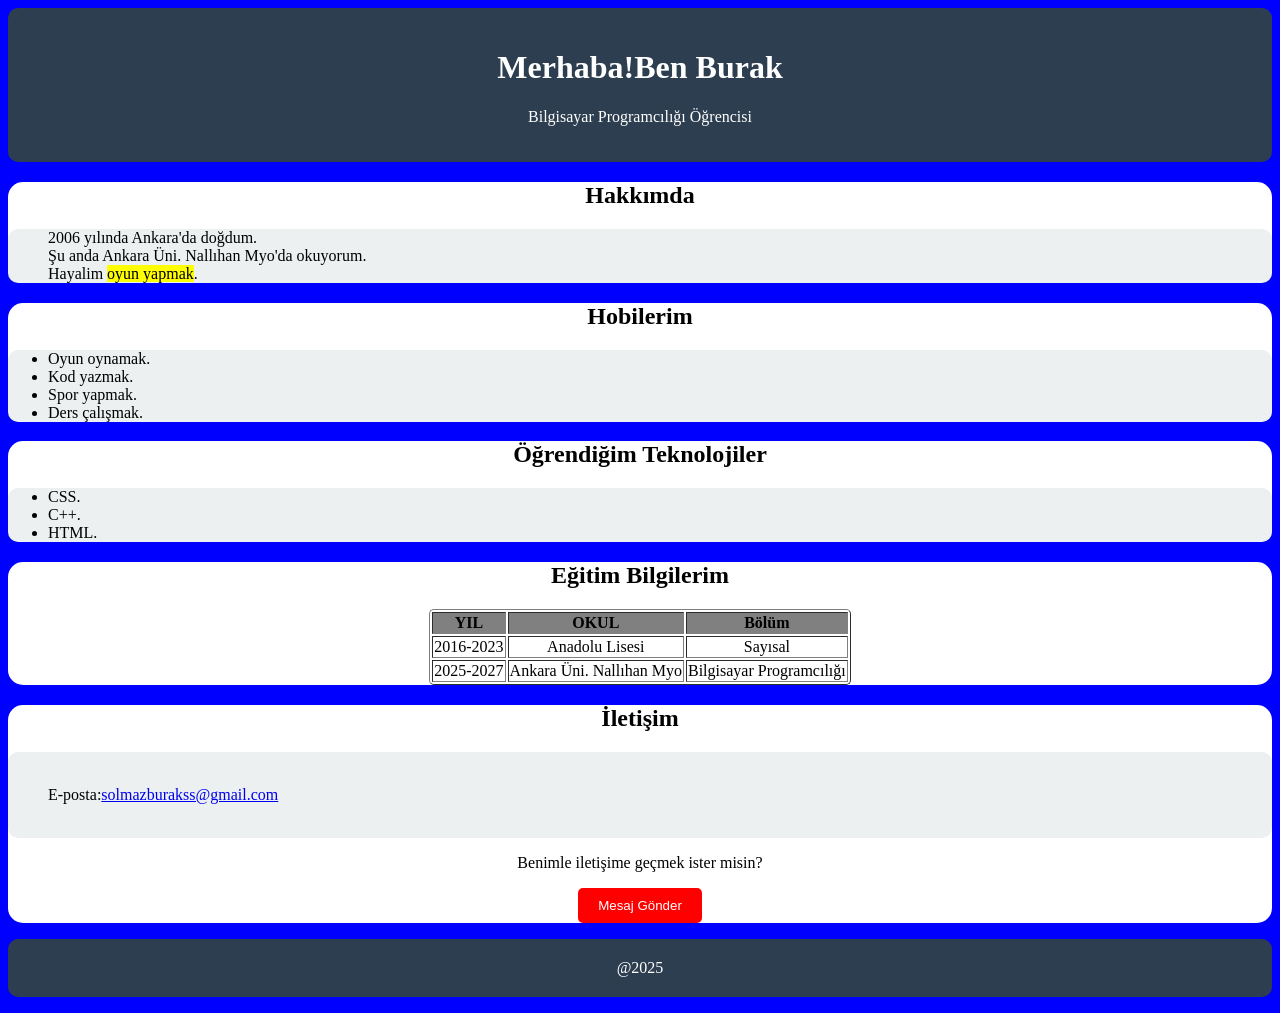
<file: blog-practice/index.html>
<!DOCTYPE html>
<html lang="tr">
<head>
<style>
  body {
  background-color: blue;
  }
  
  .kutu {
  background-color:#ecf0f1;
  border-radius:10px;
  padding; 15px;
  margin; 10px;
  text-align: left;
  }
  
  .madde {
  text-align: center;
  background-color: white;
  border-radius:15px;
  padding; 20px;
  margin; 20px;
  
}

.başlık-kutusu {
  text-align: center;
  padding: 20px; 
  background-color: #2c3e50;
  border-radius:10px; 
  color: white;
}
.buton {
  background-color: red;
  color:white;
  padding: 10px 20px;
  border-radius: 5px;
  border:none;
  }
</style>
</head>
<body>

<div class="başlık-kutusu">


  <h1 style="color:white;"> Merhaba!Ben Burak </h1>
  <p style="color:white;">Bilgisayar Programcılığı Öğrencisi</p>
  </div>
</div>

<div class="madde">
       <h2> Hakkımda </h2>
    <div class="kutu">
        <ul style="list-style-type: none;">	     
              
                  <li>2006 yılında Ankara'da doğdum.</li>
				  <li>Şu anda Ankara Üni. Nallıhan Myo'da okuyorum.</li>
				  <li>Hayalim <mark>oyun yapmak</mark>.</li>
        </ul>
    </div>
</div>
<div class="madde">
       <h2> Hobilerim </h2>
    <div class="kutu">
        <ul>	     
              
                  <li>Oyun oynamak.</li>
				  <li>Kod yazmak.</li>
				  <li>Spor yapmak.</li>
				  <li>Ders çalışmak.</li>
        </ul>
    </div>
</div>
	
	<div class="madde">
       <h2> Öğrendiğim Teknolojiler </h2>
    <div class="kutu">
        <ul>	     
              
                  <li>CSS.</li>
				  <li>C++.</li>
				  <li>HTML.</li>
				  
        </ul>
    </div>
</div>

<div class="madde">
       <h2> Eğitim Bilgilerim</h2>
    <table border="1" style="margin: auto; border-radius:5px;">
	   <tbody>
	    <tr style="background-color: gray; color; white;">
		 <th style="padding 10px;">YIL</th>
		 <th style="padding 10px;">OKUL</th>
		 <th style="padding 10px;">Bölüm</th>
		 </tr>
		<tr>
		  <td style="padding 10px">2016-2023</td>
		  <td style="padding 10px">Anadolu Lisesi</td>
		  <td style="padding 10px">Sayısal</td>
		</tr>
		<tr>
		  <td style="padding 10px">2025-2027</td>
		  <td style="padding 10px">Ankara Üni. Nallıhan Myo</td>
		  <td style="padding 10px">Bilgisayar Programcılığı</td>
		</tr>
		</tbody>
	</table>
</div>

	<div class="madde">
    <h2> İletişim </h2>
    <div class="kutu">
        <ul>	     
            <p>E-posta:<a href="mailto:solmazburakss@gmail.com">solmazburakss@gmail.com</a> </p>			                 				  				  				  
        </ul>
    </div>
    
    <p>Benimle iletişime geçmek ister misin?</p>
    
    <button class="buton" onclick="document.getElementById('mesaj-cevap').innerHTML='En kısa sürede döneceğim dostum.'">Mesaj Gönder</button>
    
    <p id="mesaj-cevap" style="margin-top: 15px; font-weight: bold; color: black;"></p>
</div>

</body>
<footer>
<p class="başlık-kutusu">@2025</p>
</footer>
</html>
</file>
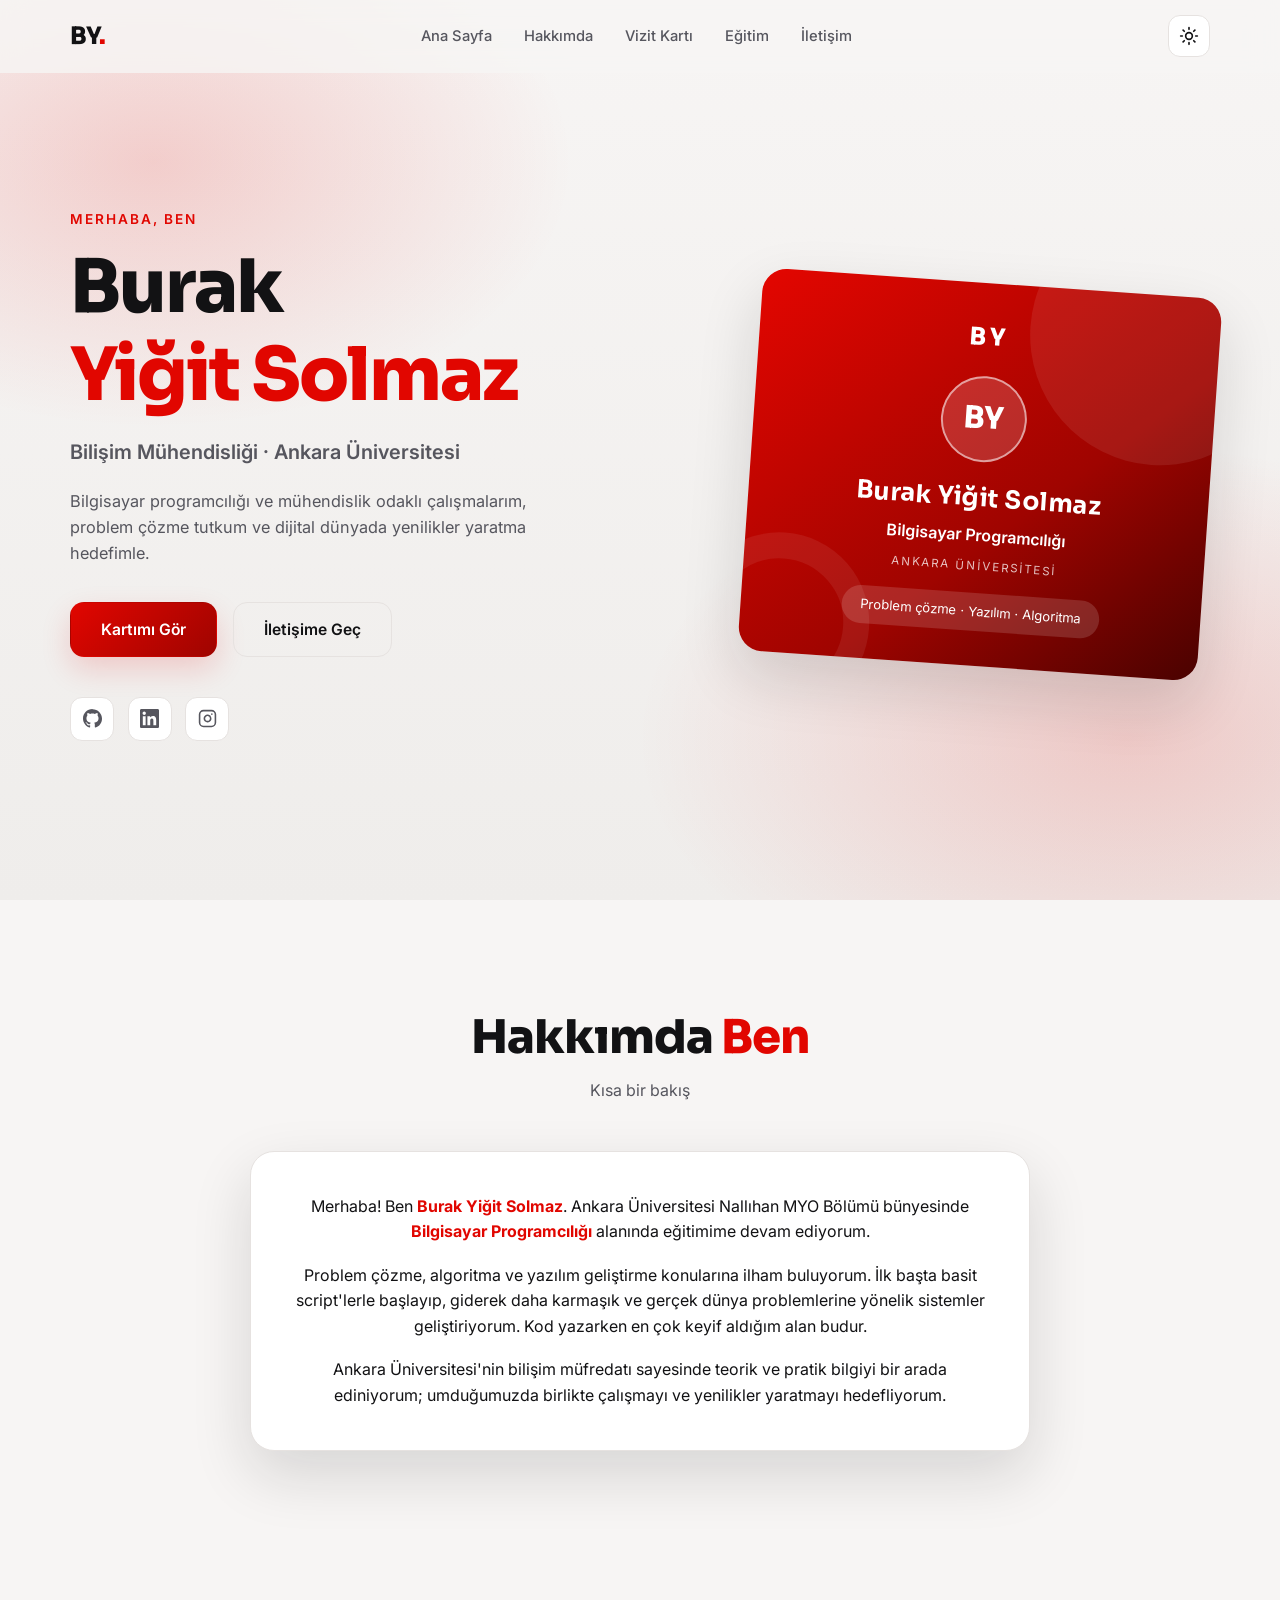
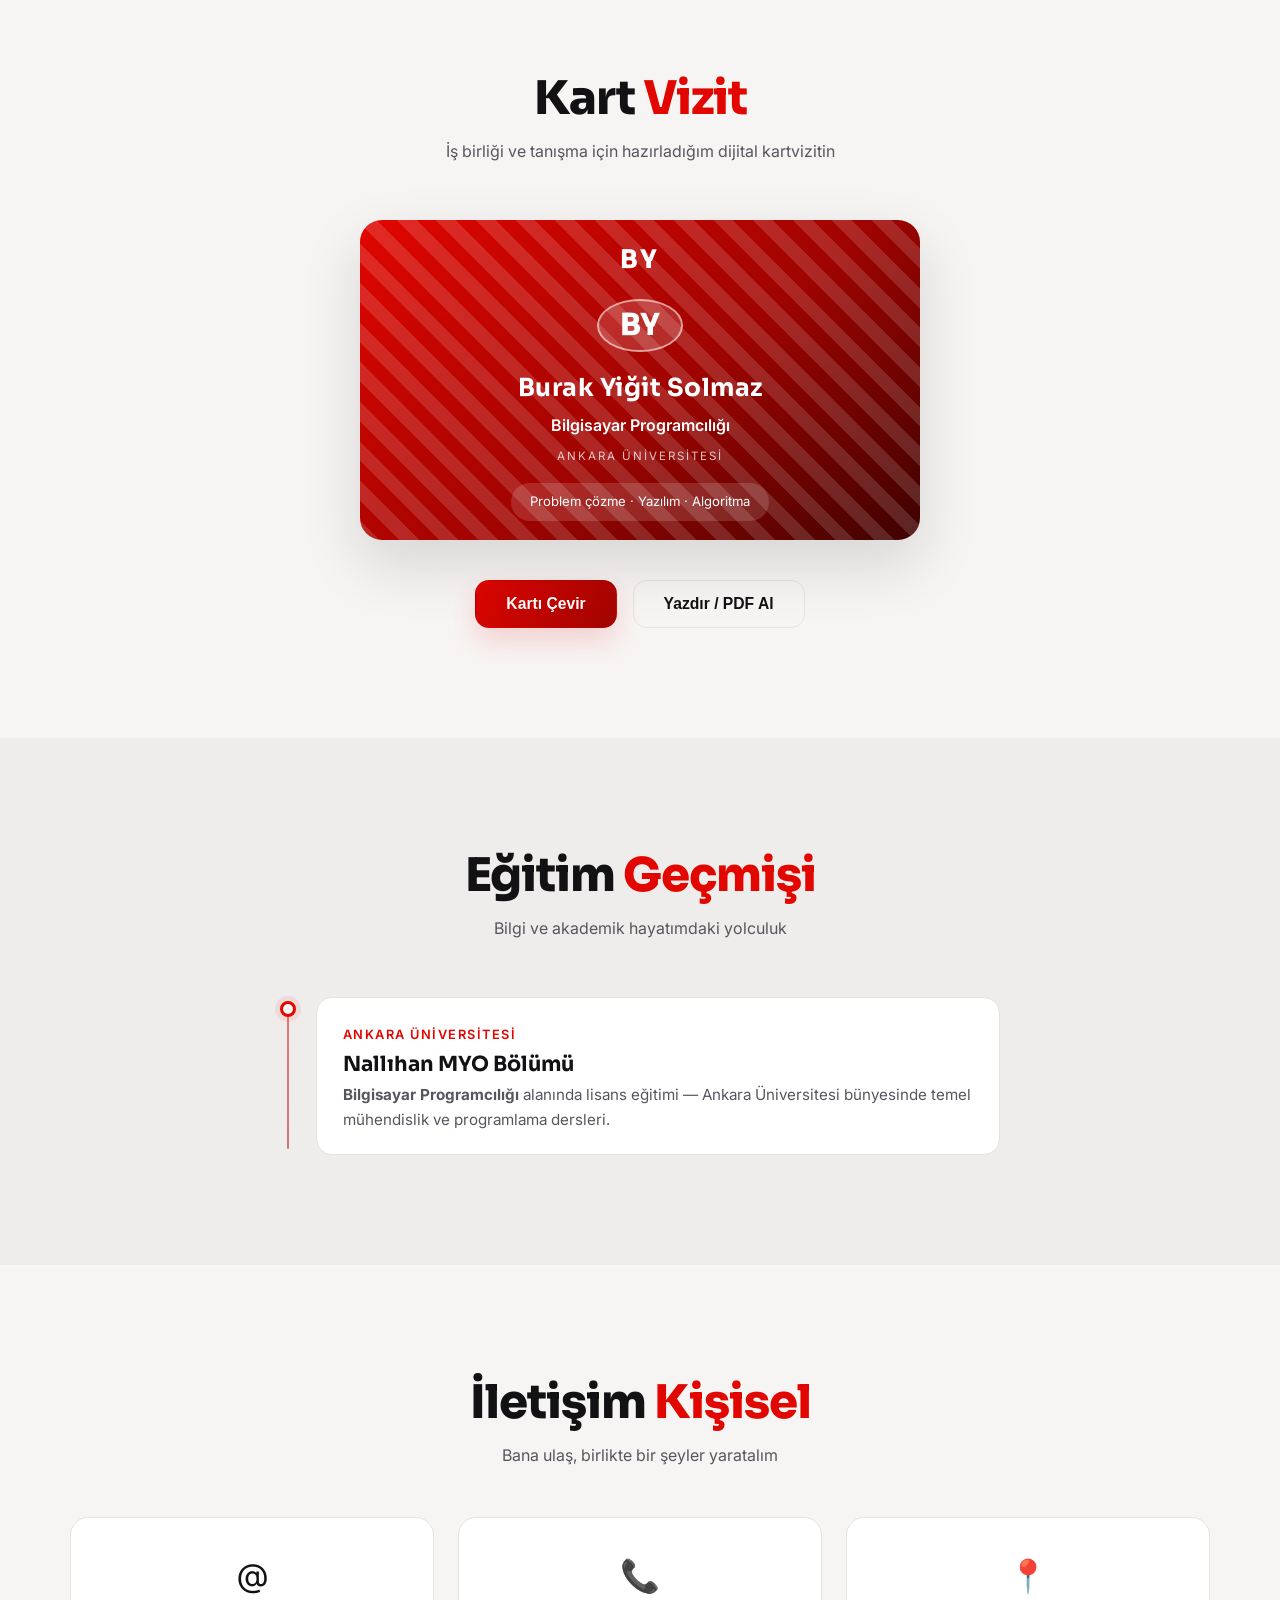
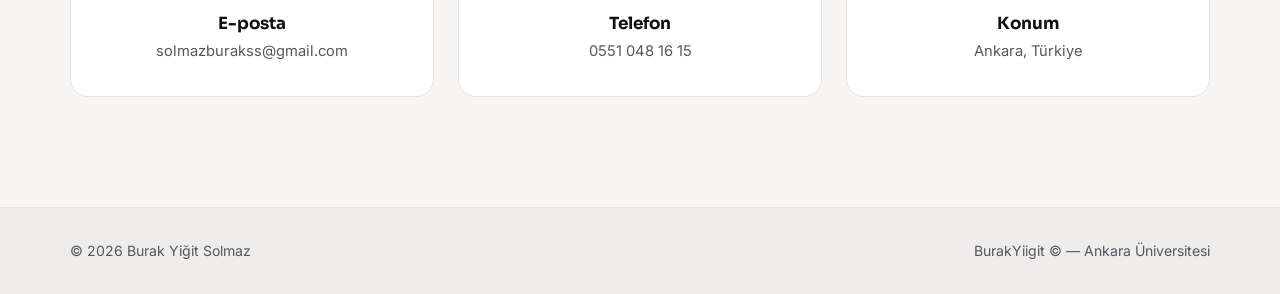
<file: BurakKartVizit2/index.html>
<!DOCTYPE html>
<html lang="tr">
<head>
  <meta charset="UTF-8">
  <meta name="viewport" content="width=device-width, initial-scale=1.0">
  <title>Burak Yiğit Solmaz | Bilişim Mühendisliği & Bilgisayar Programcılığı</title>
  <meta name="description" content="Burak Yiğit Solmaz — Ankara Üniversitesi Nallıhan MYO Bölümü Bilgisayar Programcılığı. İş birliği ve kartvizit için.">
  <link rel="icon" type="image/svg+xml" href="assets/favicon.svg">
  <link rel="preconnect" href="https://fonts.googleapis.com">
  <link rel="preconnect" href="https://fonts.gstatic.com" crossorigin>
  <link href="https://fonts.googleapis.com/css2?family=Inter:wght@300;400;500;600;700&family=Sora:wght@600;700;800&display=swap" rel="stylesheet">
  <link rel="stylesheet" href="css/style.css">
</head>
<body>

  <!-- ================= HEADER / NAV ================= -->
  <header class="header" id="header">
    <nav class="nav container">
      <a href="#anasayfa" class="logo">BY<span>.</span></a>

      <ul class="nav-links" id="navLinks">
        <li><a href="#anasayfa">Ana Sayfa</a></li>
        <li><a href="#hakkimda">Hakkımda</a></li>
        <li><a href="#vizit-karti">Vizit Kartı</a></li>
        <li><a href="#egitim">Eğitim</a></li>
        <li><a href="#iletisim">İletişim</a></li>
      </ul>

      <div class="nav-actions">
        <button class="theme-toggle" id="themeToggle" aria-label="Tema değiştir">
          <svg class="icon-sun" xmlns="http://www.w3.org/2000/svg" viewBox="0 0 24 24" fill="none" stroke="currentColor" stroke-width="2" stroke-linecap="round" stroke-linejoin="round"><circle cx="12" cy="12" r="4"/><path d="M12 2v2M12 20v2M4.93 4.93l1.41 1.41M17.66 17.66l1.41 1.41M2 12h2M20 12h2M4.93 19.07l1.41-1.41M17.66 6.34l1.41-1.41"/></svg>
          <svg class="icon-moon" xmlns="http://www.w3.org/2000/svg" viewBox="0 0 24 24" fill="none" stroke="currentColor" stroke-width="2" stroke-linecap="round" stroke-linejoin="round"><path d="M21 12.79A9 9 0 1 1 11.21 3 7 7 0 0 0 21 12.79z"/></svg>
        </button>

        <button class="menu-toggle" id="menuToggle" aria-label="Menüyü aç / kapat" aria-expanded="false">
          <span></span><span></span><span></span>
        </button>
      </div>
    </nav>
  </header>

  <main>
    <!-- ================= HERO ================= -->
    <section class="hero" id="anasayfa">
      <div class="hero-glow"></div>
      <div class="container hero-inner">
        <div class="hero-text">
          <p class="hero-kicker reveal">Merhaba, ben</p>
          <h1 class="reveal">Burak <span class="accent">Yiğit Solmaz</span></h1>
          <p class="hero-role reveal">Bilişim Mühendisliği · Ankara Üniversitesi</p>
          <p class="hero-desc reveal">
            Bilgisayar programcılığı ve mühendislik odaklı çalışmalarım,
            problem çözme tutkum ve dijital dünyada yenilikler yaratma hedefimle.
          </p>
          <div class="hero-actions reveal">
            <a href="#vizit-karti" class="btn btn-primary">Kartımı Gör</a>
            <a href="#iletisim" class="btn btn-ghost">İletişime Geç</a>
          </div>
          <div class="hero-socials reveal">
            <a href="https://github.com/burakyigitsolmaz" aria-label="GitHub" class="social"><svg xmlns="http://www.w3.org/2000/svg" viewBox="0 0 24 24" fill="currentColor"><path d="M12 0c-6.626 0-12 5.373-12 12 0 5.302 3.438 9.8 8.207 11.387.599.111.793-.261.793-.577v-2.234c-3.338.726-4.033-1.416-4.033-1.416-.546-1.387-1.333-1.756-1.333-1.756-1.089-.745.083-.729.083-.729 1.205.084 1.839 1.237 1.839 1.237 1.07 1.834 2.807 1.304 3.492.997.107-.776.418-1.305.762-1.604-2.665-.3-5.466-1.332-5.466-5.93 0-1.31.465-2.38 1.235-3.22-.135-.303-.54-1.523.105-3.176 0 0 1.005-.322 3.3 1.23.96-.267 1.98-.399 3-.405 1.02.006 2.04.138 3 .405 2.28-1.552 3.285-1.23 3.285-1.23.645 1.653.24 2.873.12 3.176.765.84 1.23 1.91 1.23 3.22 0 4.61-2.805 5.625-5.475 5.92.42.36.81 1.096.81 2.22 0 1.606-.015 2.896-.015 3.286 0 .315.21.69.825.57C20.565 22.092 24 17.592 24 12.297c0-6.627-5.373-12-12-12z"/></svg></a>
            <a href="https://www.linkedin.com/in/burakyigitsolmaz/" aria-label="LinkedIn" class="social"><svg xmlns="http://www.w3.org/2000/svg" viewBox="0 0 24 24" fill="currentColor"><path d="M20.447 20.452h-3.554v-5.569c0-1.328-.027-3.037-1.852-3.037-1.853 0-2.136 1.445-2.136 2.939v5.667H9.351V9h3.414v1.561h.046c.477-.9 1.637-1.85 3.37-1.85 3.601 0 4.267 2.37 4.267 5.455v6.286zM5.337 7.433c-1.144 0-2.063-.926-2.063-2.065 0-1.138.92-2.063 2.063-2.063 1.14 0 2.064.925 2.064 2.063 0 1.139-.925 2.065-2.064 2.065zm1.782 13.019H3.555V9h3.564v11.452zM22.225 0H1.771C.792 0 0 .774 0 1.729v20.542C0 23.227.792 24 1.771 24h20.451C23.2 24 24 23.227 24 22.271V1.729C24 .774 23.2 0 22.222 0h.003z"/></svg></a>
            <a href="#" aria-label="Instagram" class="social"><svg xmlns="http://www.w3.org/2000/svg" viewBox="0 0 24 24" fill="none" stroke="currentColor" stroke-width="2" stroke-linecap="round" stroke-linejoin="round"><rect x="2" y="2" width="20" height="20" rx="5"/><path d="M16 11.37A4 4 0 1 1 12.63 8 4 4 0 0 1 16 11.37z"/><line x1="17.5" y1="6.5" x2="17.51" y2="6.5"/></svg></a>
          </div>
        </div>

        <div class="hero-card reveal" id="heroCard">
          <div class="kart-preview">
            <div class="kart-preview-top">
              <span class="kart-preview-brand">BY</span>
            </div>
            <div class="kart-avatar">BY</div>
            <div class="kart-preview-name">Burak Yiğit Solmaz</div>
            <div class="kart-preview-role">Bilgisayar Programcılığı</div>
            <div class="kart-preview-org">Ankara Üniversitesi</div>
            <div class="kart-preview-text">Problem çözme · Yazılım · Algoritma</div>
          </div>
        </div>
      </div>
    </section>

    <!-- ================= HAKKIMDA ================= -->
    <section class="section" id="hakkimda">
      <div class="container">
        <h2 class="section-title reveal">Hakkımda <span class="accent">Ben</span></h2>
        <p class="section-subtitle reveal">Kısa bir bakış</p>

        <div class="about-card reveal">
          <p>
            Merhaba! Ben <strong>Burak Yiğit Solmaz</strong>. Ankara Üniversitesi
            Nallıhan MYO Bölümü bünyesinde <strong>Bilgisayar Programcılığı</strong>
            alanında eğitimime devam ediyorum.
          </p>
          <p>
            Problem çözme, algoritma ve yazılım geliştirme konularına ilham buluyorum.
            İlk başta basit script'lerle başlayıp, giderek daha karmaşık ve gerçek dünya
            problemlerine yönelik sistemler geliştiriyorum. Kod yazarken en çok keyif
            aldığım alan budur.
          </p>
          <p>
            Ankara Üniversitesi'nin bilişim müfredatı sayesinde teorik ve pratik
            bilgiyi bir arada ediniyorum; umduğumuzda birlikte çalışmayı ve
            yenilikler yaratmayı hedefliyorum.
          </p>
        </div>
      </div>
    </section>

    <!-- ================= VİZİT KARTI ================= -->
    <section class="section" id="vizit-karti">
      <div class="container">
        <h2 class="section-title reveal">Kart <span class="accent">Vizit</span></h2>
        <p class="section-subtitle reveal">İş birliği ve tanışma için hazırladığım dijital kartvizitin</p>

        <div class="kart-3d reveal" id="kartFlip">
          <div class="kart-inner">
            <div class="kart-face kart-front">
              <div class="kart-pattern"></div>
              <div class="kart-content">
                <div class="kart-top">
                  <span class="kart-brand">BY</span>
                </div>
                <div class="kart-avatar">BY</div>
                <div class="kart-preview-name">Burak Yiğit Solmaz</div>
                <div class="kart-preview-role">Bilgisayar Programcılığı</div>
                <div class="kart-preview-org">Ankara Üniversitesi</div>
                <div class="kart-preview-text">Problem çözme · Yazılım · Algoritma</div>
              </div>
            </div>
            <div class="kart-face kart-back">
              <div class="kart-magnetic"></div>
              <div class="kart-text">
                <p>Burak Yiğit Solmaz</p>
                <span>burak.yigit@ankara.edu.tr</span>
              </div>
            </div>
          </div>
        </div>

        <div class="kart-actions reveal">
          <button class="btn btn-primary" id="flipCard">Kartı Çevir</button>
          <button class="btn btn-ghost" onclick="window.print()">Yazdır / PDF Al</button>
        </div>
      </div>
    </section>

    <!-- ================= EĞİTİM ================= -->
    <section class="section section-alt" id="egitim">
      <div class="container">
        <h2 class="section-title reveal">Eğitim <span class="accent">Geçmişi</span></h2>
        <p class="section-subtitle reveal">Bilgi ve akademik hayatımdaki yolculuk</p>

        <div class="timeline">
          <div class="timeline-item reveal">
            <div class="timeline-dot"></div>
            <div class="timeline-content">
              <span class="timeline-date">Ankara Üniversitesi</span>
              <h3>Nallıhan MYO Bölümü</h3>
              <p><strong>Bilgisayar Programcılığı</strong> alanında lisans eğitimi — Ankara Üniversitesi bünyesinde temel mühendislik ve programlama dersleri.</p>
            </div>
          </div>
        </div>
      </div>
    </section>

    <!-- ================= İLETİŞİM ================= -->
    <section class="section" id="iletisim">
      <div class="container">
        <h2 class="section-title reveal">İletişim <span class="accent">Kişisel</span></h2>
        <p class="section-subtitle reveal">Bana ulaş, birlikte bir şeyler yaratalım</p>

        <div class="contact-grid">
          <a href="mailto:solmazburakss@gmail.com" class="contact-card reveal">
            <span class="contact-icon">@</span>
            <h3>E-posta</h3>
            <p>solmazburakss@gmail.com</p>
          </a>
          <a href="tel:+905510481615" class="contact-card reveal">
            <span class="contact-icon">📞</span>
            <h3>Telefon</h3>
            <p>0551 048 16 15</p>
          </a>
          <div class="contact-card reveal">
            <span class="contact-icon">📍</span>
            <h3>Konum</h3>
            <p>Ankara, Türkiye</p>
          </div>
        </div>
      </div>
    </section>
  </main>

  <!-- ================= FOOTER ================= -->
  <footer class="footer">
    <div class="container footer-inner">
      <p>© <span id="year">2026</span> Burak Yiğit Solmaz</p>
      <p>BurakYiigit © — Ankara Üniversitesi</p>
    </div>
  </footer>

  <script src="js/script.js"></script>
</body>
</html>
</file>
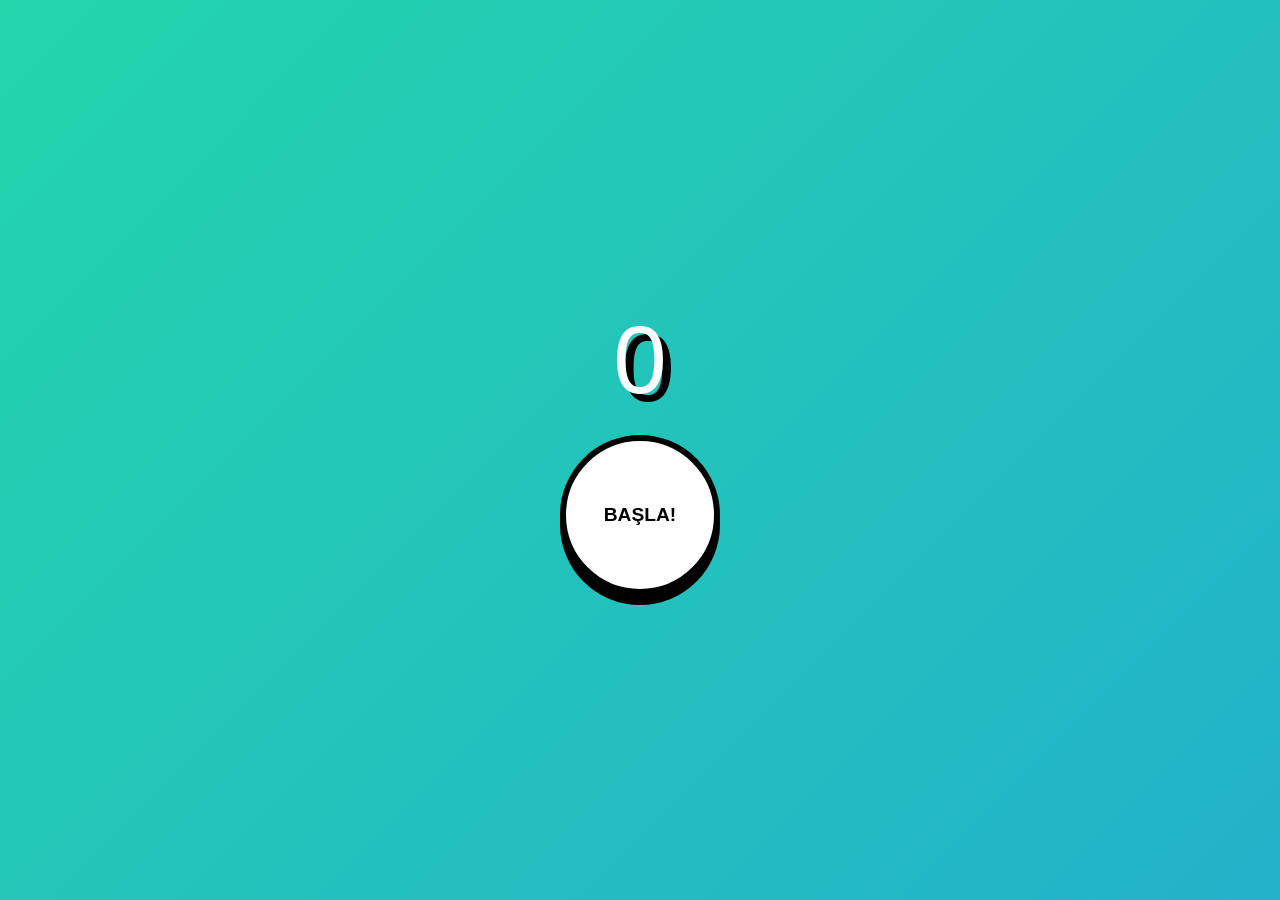
<file: clicker-game/index.html>
<!DOCTYPE html>
<html lang="tr">
<head>
<meta charset="UTF-8">
<title>Evrimsel Tıklama Sayacı</title>
<style>
body {
  margin: 0; padding: 0; height: 100vh; width: 100vw;
  display: flex; justify-content: center; align-items: center; flex-direction: column;
  overflow: hidden; font-family: 'Arial Black', sans-serif;
  background: linear-gradient(-45deg, #ee7752, #e73c7e, #23a6d5, #23d5ab);
  background-size: 400% 400%;
  animation: gradyanHareketi 15s ease infinite;
}

@keyframes gradyanHareketi {
  0% { background-position: 0% 50%; }
  50% { background-position: 100% 50%; }
  100% { background-position: 0% 50%; }
}

#sayaç {
  font-size: 6em; color: white; text-shadow: 8px 8px 0px #000;
  z-index: 100; user-select: none; margin-bottom: 20px;
}

.buton-konteynir { position: relative; }

.buton {
  background-color: #fff; border-radius: 50%; width: 160px; height: 160px;
  font-size: 1.2em; font-weight: 900; cursor: pointer; border: 6px solid #000;
  box-shadow: 0 10px 0 #000; transition: all 0.1s; z-index: 100; position: relative;
}

.buton:active { transform: scale(0.9) translateY(10px); box-shadow: 0 0px 0 #000; }

/* --- EFEKT KÜTÜPHANESİ --- */

/* 1. Halka Efekti (1-10) */
.halka {
  position: absolute; border: 4px solid white; border-radius: 50%;
  pointer-events: none; z-index: 50; top: 50%; left: 50%;
  transform: translate(-50%, -50%);
  animation: halkaAnim 0.6s ease-out forwards;
}
@keyframes halkaAnim {
  0% { width: 0; height: 0; opacity: 1; }
  100% { width: 500px; height: 500px; opacity: 0; }
}

/* 2. Kare Patlaması (11-20) */
.kare {
  position: absolute; background: white; pointer-events: none; z-index: 50;
  top: 50%; left: 50%; animation: kareAnim 0.8s ease-out forwards;
}
@keyframes kareAnim {
  0% { transform: translate(-50%, -50%) rotate(0deg); width: 0; height: 0; opacity: 1; }
  100% { transform: translate(var(--tx), var(--ty)) rotate(180deg); width: 50px; height: 50px; opacity: 0; }
}

/* 3. Lazer Çizgileri (21-30) */
.lazer {
  position: absolute; background: white; width: 2px; height: 100vh;
  top: 50%; left: 50%; transform-origin: top;
  animation: lazerAnim 0.5s ease-out forwards;
}
@keyframes lazerAnim {
  0% { transform: rotate(var(--deg)) scaleY(0); opacity: 1; }
  100% { transform: rotate(var(--deg)) scaleY(1.5); opacity: 0; }
}

/* 4. Parlama Efekti (31-40) */
.parlama {
  position: absolute; width: 200vw; height: 200vh; background: white;
  top: -50vh; left: -50vw; pointer-events: none; z-index: 200;
  animation: flashAnim 0.3s ease-out forwards;
}
@keyframes flashAnim { 0% { opacity: 0.8; } 100% { opacity: 0; } }

</style>
</head>
<body>

<div id="sayaç">0</div>

<div class="buton-konteynir" id="container">
  <button class="buton" onclick="tikla()">BAŞLA!</button>
</div>

<script>
let sayac = 0;
const container = document.getElementById('container');

function tikla() {
  sayac++;
  document.getElementById('sayaç').textContent = sayac;

  if (sayac <= 10) {
    efektHalka();
  } else if (sayac <= 20) {
    efektKare();
  } else if (sayac <= 30) {
    efektLazer();
  } else if (sayac <= 40) {
    efektFlas();
  } else {
    // 40'tan sonra hepsini karışık yapalım
    const r = Math.random();
    if(r < 0.25) efektHalka();
    else if(r < 0.5) efektKare();
    else if(r < 0.75) efektLazer();
    else efektFlas();
  }
}

// 1. SEVİYE: Halkalar
function efektHalka() {
  const h = document.createElement('div');
  h.className = 'halka';
  container.appendChild(h);
  setTimeout(() => h.remove(), 600);
}

// 2. SEVİYE: Uçan Kareler
function efektKare() {
  for(let i=0; i<6; i++) {
    const k = document.createElement('div');
    k.className = 'kare';
    k.style.setProperty('--tx', (Math.random()-0.5)*600 + "px");
    k.style.setProperty('--ty', (Math.random()-0.5)*600 + "px");
    container.appendChild(k);
    setTimeout(() => k.remove(), 800);
  }
}

// 3. SEVİYE: Lazerler
function efektLazer() {
  for(let i=0; i<8; i++) {
    const l = document.createElement('div');
    l.className = 'lazer';
    l.style.setProperty('--deg', (i * 45) + "deg");
    container.appendChild(l);
    setTimeout(() => l.remove(), 500);
  }
}

// 4. SEVİYE: Ekran Parlaması (Flash)
function efektFlas() {
  const f = document.createElement('div');
  f.className = 'parlama';
  document.body.appendChild(f);
  setTimeout(() => f.remove(), 300);
}
</script>
</body>
</html>
</html>
</file>
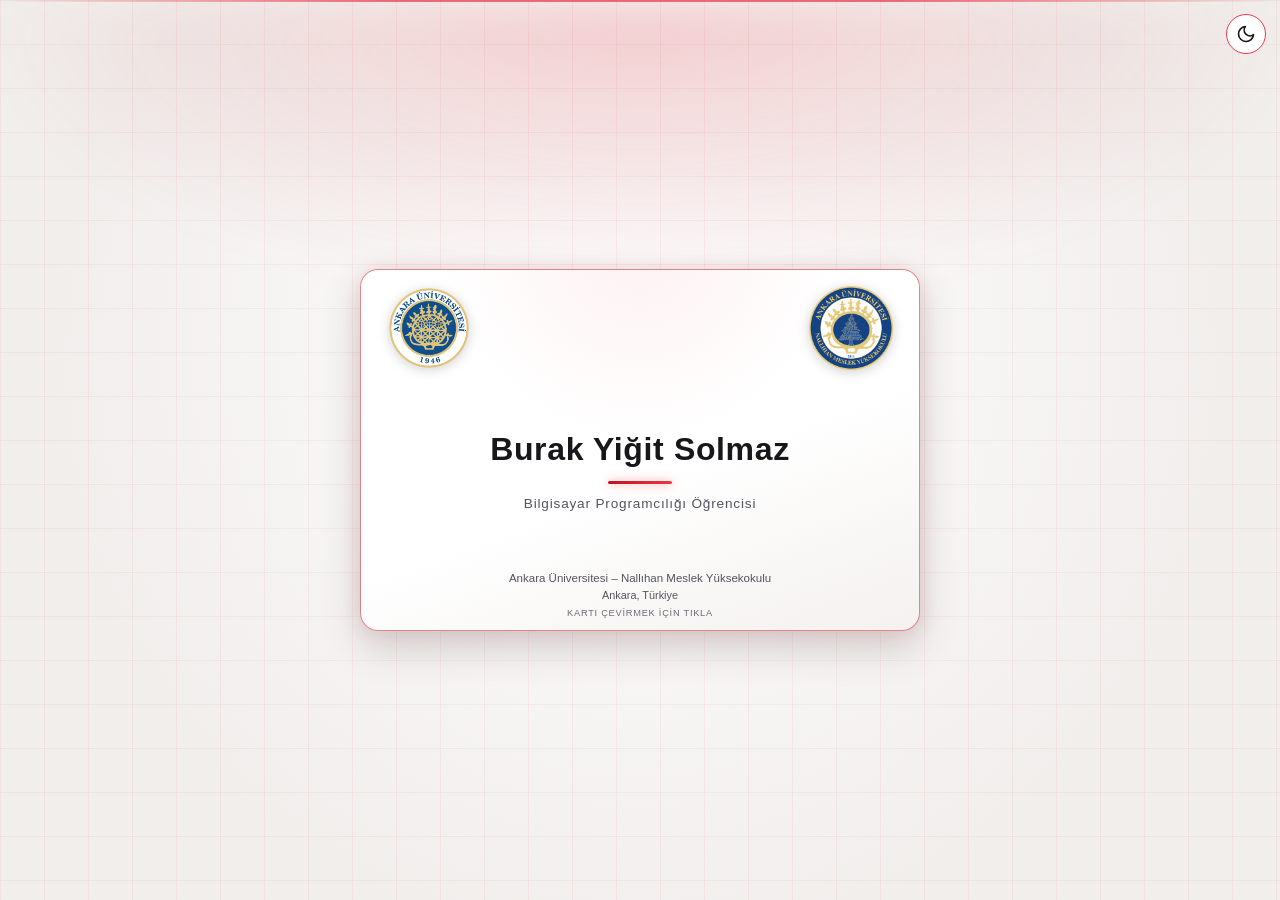
<file: kartvizit/index.html>
<!DOCTYPE html>
<html lang="tr">
<head>
  <meta charset="UTF-8">
  <meta name="viewport" content="width=device-width, initial-scale=1.0">
  <meta name="color-scheme" content="dark light">
  <meta name="theme-color" content="#0b0b0d" media="(prefers-color-scheme: dark)">
  <meta name="theme-color" content="#f1eeec" media="(prefers-color-scheme: light)">
  <title>Burak Yiğit Solmaz – Dijital Kartvizit</title>
  <script>
    // Boyamadan önce kayıtlı/sistem temasını uygula (yanıp sönmeyi önler)
    (function () {
      try {
        var t = localStorage.getItem("theme");
        if (t !== "light" && t !== "dark") {
          t = window.matchMedia("(prefers-color-scheme: light)").matches ? "light" : "dark";
        }
        document.documentElement.setAttribute("data-theme", t);
      } catch (e) {}
    })();
  </script>
  <link rel="icon" type="image/svg+xml" href="assets/favicon.svg">
  <link rel="stylesheet" href="css/style.css">
</head>
<body>
  <main class="scene">
    <div class="card" id="card" tabindex="0" role="group" aria-label="Kartvizit kartı, çevirmek için Enter tuşuna bas">
      <div class="card-inner" id="cardInner">

        <!-- Ön yüz -->
        <section class="face face-front" aria-label="Kart ön yüzü">
          <header class="face-top">
            <img class="crest" src="assets/au-logo.png" alt="Ankara Üniversitesi logosu">
            <img class="crest" src="assets/nmyo-logo.png" alt="Nallıhan Meslek Yüksekokulu logosu">
          </header>

          <div class="face-center">
            <h1 class="name">Burak Yiğit Solmaz</h1>
            <div class="divider" aria-hidden="true"></div>
            <p class="title">Bilgisayar Programcılığı Öğrencisi</p>
          </div>

          <footer class="face-bottom">
            <p class="school">Ankara Üniversitesi – Nallıhan Meslek Yüksekokulu</p>
            <p class="meta">Ankara, Türkiye</p>
            <p class="hint">Kartı çevirmek için tıkla</p>
          </footer>
        </section>

        <!-- Arka yüz -->
        <section class="face face-back" aria-label="Kart arka yüzü">
          <div class="contact">
            <a class="email" href="mailto:solmazburakss@gmail.com">solmazburakss@gmail.com</a>

            <div class="socials">
              <a class="social" href="https://github.com/burakyigitsolmaz" target="_blank" rel="noopener noreferrer" aria-label="Burak Yiğit Solmaz GitHub profili, yeni sekmede açılır">
                <svg viewBox="0 0 24 24" aria-hidden="true" focusable="false" fill="currentColor"><path d="M12 .297c-6.63 0-12 5.373-12 12 0 5.303 3.438 9.8 8.205 11.385.6.113.82-.258.82-.577 0-.285-.01-1.04-.015-2.04-3.338.724-4.042-1.61-4.042-1.61C4.422 18.07 3.633 17.7 3.633 17.7c-1.087-.744.084-.729.084-.729 1.205.084 1.838 1.236 1.838 1.236 1.07 1.835 2.809 1.305 3.495.998.108-.776.417-1.305.76-1.605-2.665-.3-5.466-1.332-5.466-5.93 0-1.31.465-2.38 1.235-3.22-.135-.303-.54-1.523.105-3.176 0 0 1.005-.322 3.3 1.23.96-.267 1.98-.399 3-.405 1.02.006 2.04.138 3 .405 2.28-1.552 3.285-1.23 3.285-1.23.645 1.653.24 2.873.12 3.176.765.84 1.23 1.91 1.23 3.22 0 4.61-2.805 5.625-5.475 5.92.42.36.81 1.096.81 2.22 0 1.606-.015 2.896-.015 3.286 0 .315.21.69.825.57C20.565 22.092 24 17.592 24 12.297c0-6.627-5.373-12-12-12"/></svg>
                <span>GitHub</span>
              </a>
              <a class="social" href="https://www.instagram.com/burakyigitsolmaz" target="_blank" rel="noopener noreferrer" aria-label="Burak Yiğit Solmaz Instagram profili, yeni sekmede açılır">
                <svg viewBox="0 0 24 24" aria-hidden="true" focusable="false" fill="none" stroke="currentColor" stroke-width="2" stroke-linecap="round"><rect x="3" y="3" width="18" height="18" rx="5"/><circle cx="12" cy="12" r="4"/><circle cx="17.25" cy="6.75" r="1.25" fill="currentColor" stroke="none"/></svg>
                <span>Instagram</span>
              </a>
            </div>

            <p class="meta">Ankara, Türkiye</p>
          </div>

          <dl class="tech-grid" aria-label="Teknolojiler">
            <div class="tech-group">
              <dt class="tech-title">Diller</dt>
              <dd class="tech-items">
                <ul>
                  <li>C</li>
                  <li>C++</li>
                  <li>C#</li>
                </ul>
              </dd>
            </div>

            <div class="tech-group">
              <dt class="tech-title">Web</dt>
              <dd class="tech-items">
                <ul>
                  <li>HTML5</li>
                  <li>CSS3</li>
                  <li>JavaScript</li>
                </ul>
              </dd>
            </div>

            <div class="tech-group">
              <dt class="tech-title">Veritabanı</dt>
              <dd class="tech-items">
                <ul>
                  <li>SQL</li>
                  <li>MySQL</li>
                  <li>MS SQL Server</li>
                </ul>
              </dd>
            </div>

            <div class="tech-group">
              <dt class="tech-title">Diğer</dt>
              <dd class="tech-items">
                <ul>
                  <li>Python</li>
                  <li>Unity</li>
                  <li>Blender</li>
                </ul>
              </dd>
            </div>
          </dl>

          <footer class="face-bottom">
            <p class="copyright">© 2026 Burak Yiğit Solmaz</p>
          </footer>
        </section>

      </div>
    </div>


    <!-- Tema düğmesi -->
    <button class="theme-btn" id="themeBtn" type="button" aria-label="Açık temaya geç" title="Açık temaya geç">
      <svg class="icon-sun" viewBox="0 0 24 24" aria-hidden="true" focusable="false" fill="none" stroke="currentColor" stroke-width="2" stroke-linecap="round" stroke-linejoin="round"><circle cx="12" cy="12" r="4"/><path d="M12 2v2M12 20v2M4.93 4.93l1.41 1.41M17.66 17.66l1.41 1.41M2 12h2M20 12h2M4.93 19.07l1.41-1.41M17.66 6.34l1.41-1.41"/></svg>
      <svg class="icon-moon" viewBox="0 0 24 24" aria-hidden="true" focusable="false" fill="none" stroke="currentColor" stroke-width="2" stroke-linecap="round" stroke-linejoin="round"><path d="M21 12.8A9 9 0 1 1 11.2 3a7 7 0 0 0 9.8 9.8z"/></svg>
    </button>

    <!-- Çevirme durumunu ekran okuyucuya duyuran görsel olarak gizli bölge -->
    <p class="sr-only" role="status" aria-live="polite" id="flipStatus">Kart ön yüzü gösteriyor</p>
  </main>

  <script src="js/main.js"></script>
</body>
</html>
</file>
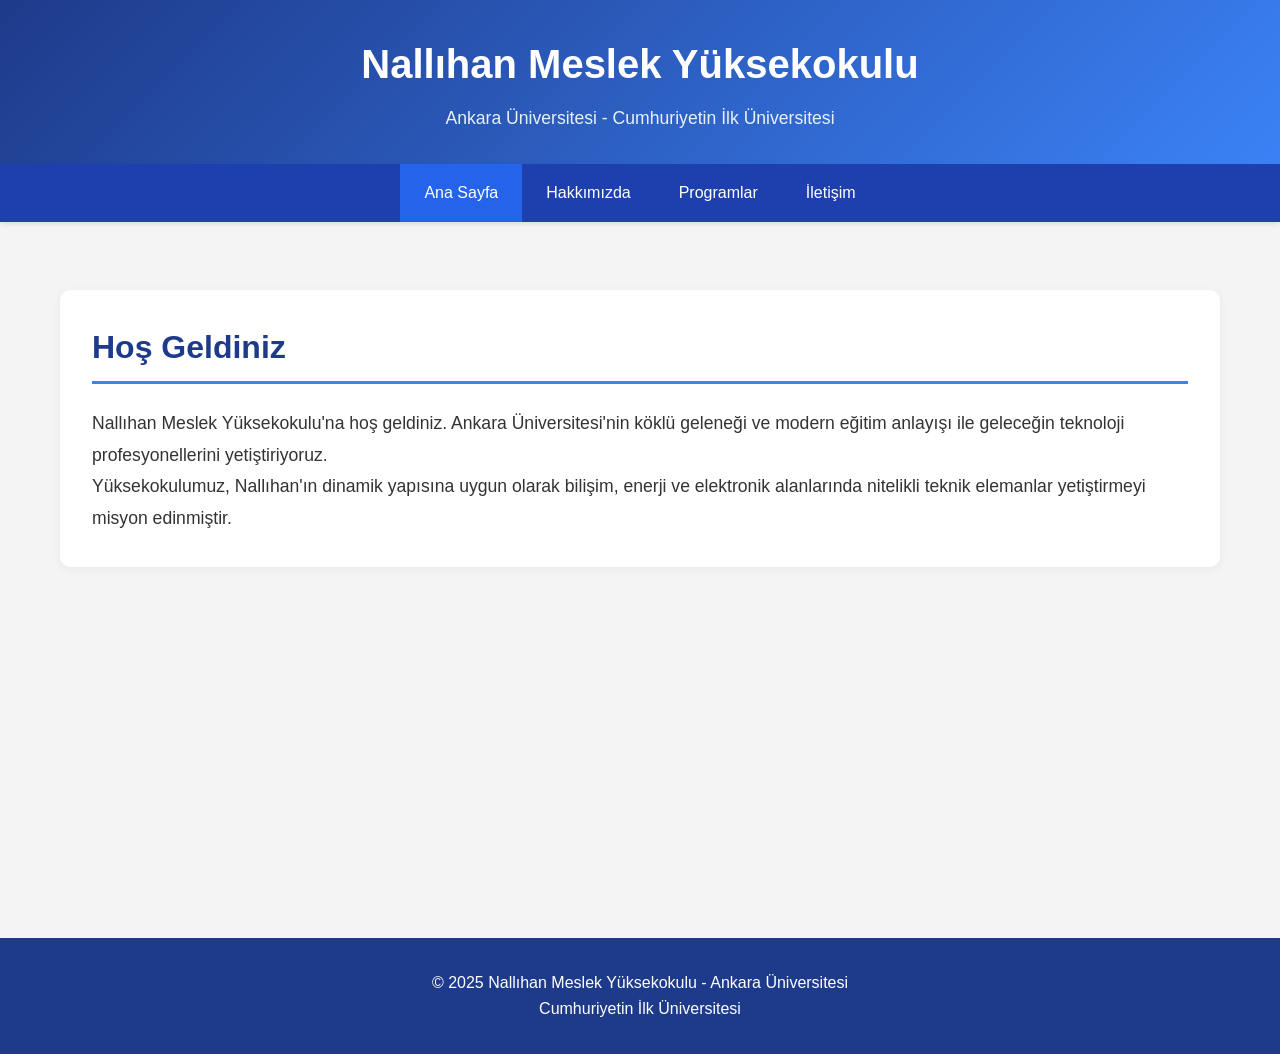
<file: nallihan-myo-practice/index.html>
<!DOCTYPE html>
<html lang="tr">
<head>
    <meta charset="UTF-8">
    <meta name="viewport" content="width=device-width, initial-scale=1.0">
    <title>Ana Sayfa - Nallıhan Meslek Yüksekokulu</title>
    <link rel="stylesheet" href="style.css"> 
</head>
<body>
    <header>
        <div class="header-content">
            <h1>Nallıhan Meslek Yüksekokulu</h1>
            <p>Ankara Üniversitesi - Cumhuriyetin İlk Üniversitesi</p>
        </div>
    </header>

    <nav>
        <ul>
            <li><a href="index.html" class="active">Ana Sayfa</a></li>
            <li><a href="hakkımızda.html">Hakkımızda</a></li>
            <li><a href="bölümler.html">Programlar</a></li>
            <li><a href="iletişim.html">İletişim</a></li>
        </ul>
    </nav>

    <div class="container">
        <section>
            <h2>Hoş Geldiniz</h2>
            <div class="about-content">
                <p>Nallıhan Meslek Yüksekokulu'na hoş geldiniz. Ankara Üniversitesi'nin köklü geleneği ve modern eğitim anlayışı ile geleceğin teknoloji profesyonellerini yetiştiriyoruz.</p>
                
                <p>Yüksekokulumuz, Nallıhan'ın dinamik yapısına uygun olarak bilişim, enerji ve elektronik alanlarında nitelikli teknik elemanlar yetiştirmeyi misyon edinmiştir.</p>
            </div>
        </section>
    </div>
	<br>
<br>
<br>
<br>
<br>
<br>
<br>
<br>
<br>
<br>
    <footer>
        <p>&copy; 2025 Nallıhan Meslek Yüksekokulu - Ankara Üniversitesi</p>
        <p>Cumhuriyetin İlk Üniversitesi</p>
    </footer>
</body>
</html>
</file>
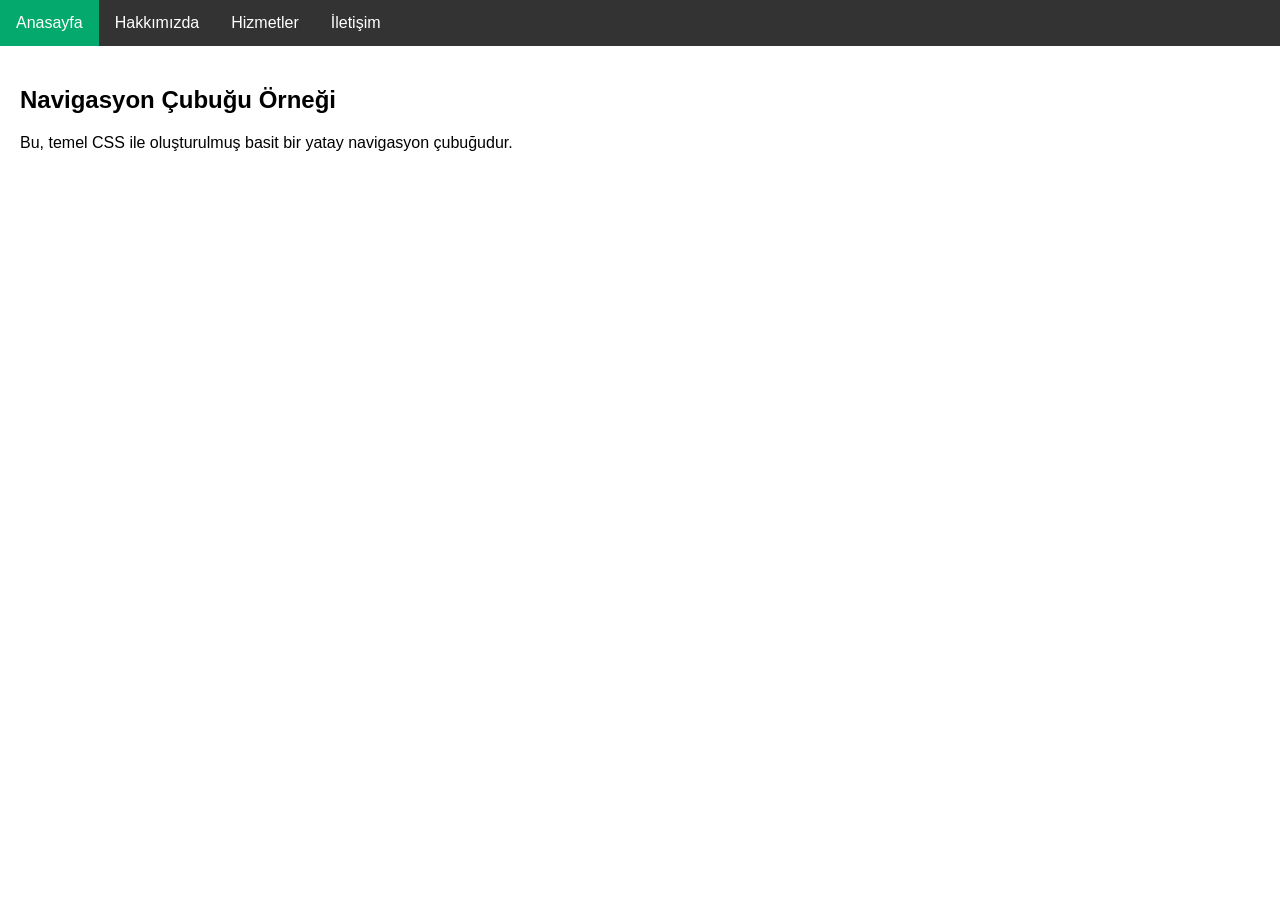
<file: navbar-practice/index.html>
<!DOCTYPE html>
<html lang="tr">
<head>
    <meta charset="UTF-8">
    <meta name="viewport" content="width=device-width, initial-scale=1.0">
    <title>Basit Navigasyon Çubuğu</title>
    <style>
        /* CSS kodları bir sonraki bölümde yer alacaktır */
        body {
            margin: 0;
            font-family: Arial, sans-serif;
        }

        .navbar {
            list-style-type: none;
            margin: 0;
            padding: 0;
            overflow: hidden; /* Taşmayı engeller */
            background-color: #333; /* Navigasyon çubuğu arka plan rengi */
        }

        .nav-item {
            float: left; /* Öğeleri yatay olarak hizalar */
        }

        .nav-item a {
            display: block; /* Bağlantının tüm alanı kaplamasını sağlar */
            color: white;
            text-align: center;
            padding: 14px 16px;
            text-decoration: none; /* Alt çizgiyi kaldırır */
        }

        /* Hover efekti: Fare üzerine gelince arka plan rengini değiştirir */
        .nav-item a:hover {
            background-color: #555;
        }

        /* Aktif sayfa (isteğe bağlı) */
        .nav-item a.active {
            background-color: #04AA6D;
            color: white;
        }
    </style>
</head>
<body>

    <ul class="navbar">
        <li class="nav-item"><a class="active" href="#anasayfa">Anasayfa</a></li>
        <li class="nav-item"><a href="#hakkimizda">Hakkımızda</a></li>
        <li class="nav-item"><a href="#hizmetler">Hizmetler</a></li>
        <li class="nav-item"><a href="#iletisim">İletişim</a></li>
        </ul>

    <div style="padding:20px;">
        <h2>Navigasyon Çubuğu Örneği</h2>
        <p>Bu, temel CSS ile oluşturulmuş basit bir yatay navigasyon çubuğudur.</p>
    </div>

</body>
</html>
</file>
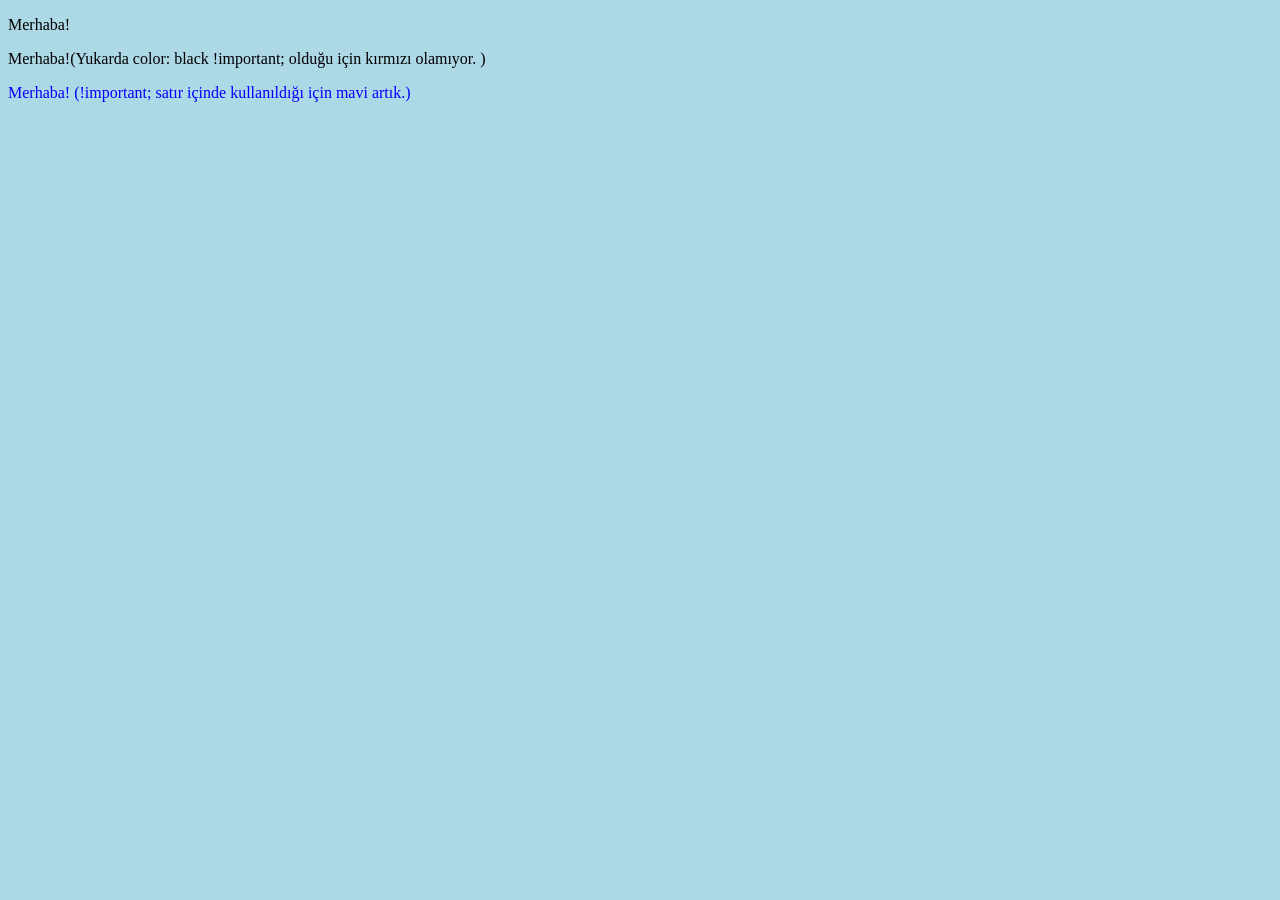
<file: original-project/index.html>
<!DOCTYPE html>
<html lang="tr">
<head>
<style> 
  p {
    color: black !important;
  } 
  body {
    background-color: lightblue;
  }
</style>
</head>
<body>
  <p>Merhaba!</p>
  <p style="color:red;">Merhaba!(Yukarda color: black !important; olduğu için kırmızı olamıyor. )</p>
  <p style="color:blue !important;">Merhaba! (!important; satır içinde kullanıldığı için mavi artık.)</p>
</body>
</html>
</file>
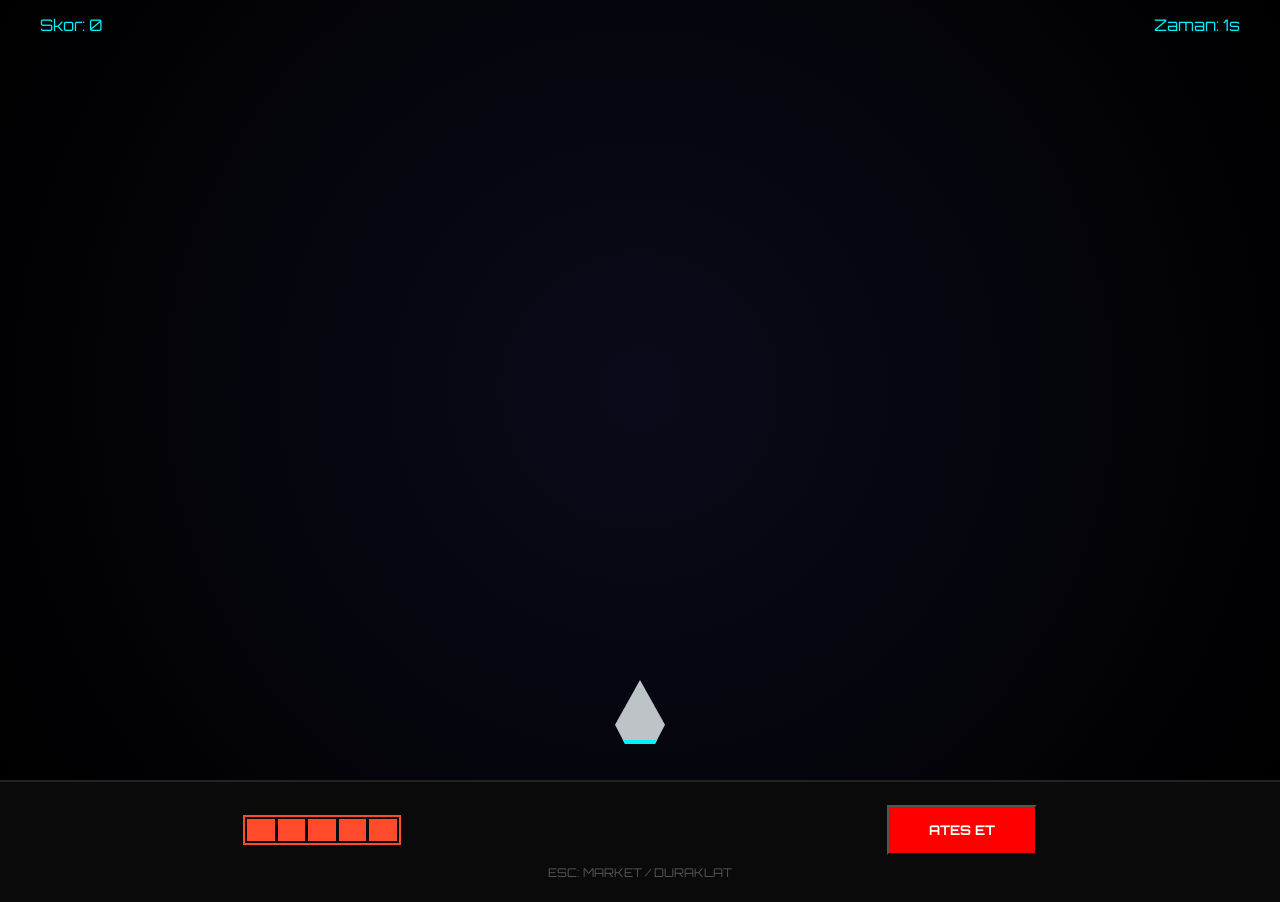
<file: space-game/index.htm>
<!DOCTYPE html>
<html lang="tr">
<head>
    <meta charset="UTF-8">
    <title>Uzay Savunması</title>
    <style>
        @import url('https://fonts.googleapis.com/css2?family=Orbitron:wght@400;900&display=swap');
        body { margin: 0; height: 100vh; overflow: hidden; font-family: 'Orbitron', sans-serif; background: #000; color: white; }
        #oyun-alani { position: relative; width: 100vw; height: calc(100vh - 120px); background: radial-gradient(circle at center, #0a0a1a 0%, #000 100%); overflow: hidden; }
        #karakter { position: absolute; bottom: 40px; left: 50%; width: 50px; height: 60px; transform: translateX(-50%); z-index: 100; }
        .gemi-govde { width: 100%; height: 100%; background: #bdc3c7; clip-path: polygon(50% 0%, 100% 70%, 80% 100%, 20% 100%, 0% 70%); border-bottom: 4px solid #00f2fe; }
        #market-ekrani, #death-screen { position: fixed; top: 0; left: 0; width: 100%; height: 100%; display: none; flex-direction: column; justify-content: center; align-items: center; z-index: 3000; backdrop-filter: blur(8px); background: rgba(0,0,0,0.85); }
        #death-screen { background: rgba(40, 0, 0, 0.9); }
        .panel { background: #111; border: 3px solid #f1c40f; padding: 40px; border-radius: 20px; text-align: center; }
        .death-panel { border-color: #ff0000; box-shadow: 0 0 50px rgba(255, 0, 0, 0.5); }
        .btn { background: #222; color: #f1c40f; border: 2px solid #f1c40f; padding: 15px 30px; margin: 10px; font-family: 'Orbitron'; cursor: pointer; font-weight: bold; }
        .btn:hover { background: #f1c40f; color: #000; }
        .btn-red { color: #ff0000; border-color: #ff0000; font-size: 20px; }
        .btn-red:hover { background: #ff0000; color: #fff; }
        .dusman-gemisi { position: absolute; width: 55px; height: 50px; background: #1a1a1a; clip-path: polygon(50% 100%, 0% 0%, 20% 20%, 50% 10%, 80% 20%, 100% 0%); border: 1px solid #444; }
        .goz { position: absolute; top: 30%; left: 40%; width: 10px; height: 10px; border-radius: 50%; }
        #boss { position: absolute; top: -350px; left: 50%; width: 220px; height: 130px; background: #2d004d; clip-path: polygon(0% 15%, 15% 0%, 85% 0%, 100% 15%, 100% 85%, 70% 85%, 50% 100%, 30% 85%, 0% 85%); z-index: 150; transform: translateX(-50%); transition: top 2s; border: 2px solid #ff00ff; }
        #boss-can-bar { position: absolute; top: 60px; left: 50%; transform: translateX(-50%); width: 300px; height: 12px; border: 2px solid #ff00ff; display: none; background: #000; }
        #boss-doluluk { height: 100%; background: magenta; width: 100%; }
        .mermi { position: absolute; width: 5px; height: 25px; background: #00f2fe; box-shadow: 0 0 15px #00f2fe; }
        .boss-mermi { position: absolute; width: 20px; height: 20px; background: #f1c40f; border-radius: 50%; }
        #alt-panel { height: 120px; background: #0a0a0a; display: flex; flex-direction: column; justify-content: center; align-items: center; border-top: 2px solid #222; }
        .can-bar-cerceve { width: 150px; height: 22px; border: 2px solid #ff4b2b; display: flex; gap: 3px; padding: 2px; }
        .can-parcasi { flex: 1; background: #ff4b2b; }
    </style>
</head>
<body>

<div id="market-ekrani">
    <div class="panel">
        <h1 style="color:#f1c40f">MARKET</h1>
        <p>Skor: <span id="market-skor">0</span></p>
        <button class="btn" onclick="satinAl('can')">CAN +1 (150)</button><br>
        <button class="btn" id="gold-btn" onclick="satinAl('altin')">ALTIN GEMI (500)</button><br>
        <button class="btn" onclick="duraklatmaKapat()">DEVAM ET</button>
    </div>
</div>

<div id="death-screen">
    <div class="panel death-panel">
        <h1 style="color:#ff0000; font-size: 60px; margin: 0;">ÖLDÜN</h1>
        <div style="margin: 30px 0; font-size: 24px;">
            <div>SKOR: <span id="final-skor" style="color:#f1c40f">0</span></div>
            <div>SÜRE: <span id="final-zaman" style="color:#00f2fe">0</span>s</div>
        </div>
        <button class="btn btn-red" onclick="location.reload()">TEKRAR DENE</button>
    </div>
</div>

<div id="oyun-alani">
    <div id="ust-panel" style="position: absolute; top: 15px; width: 100%; display: flex; justify-content: space-between; padding: 0 40px; color: #00f2fe; z-index: 1000; box-sizing: border-box;">
        <div id="skor-yazi">Skor: 0</div>
        <div id="zaman-yazi">Zaman: 0s</div>
    </div>
    <div id="boss-can-bar"><div id="boss-doluluk"></div></div>
    <div id="boss"></div>
    <div id="karakter"><div class="gemi-govde" id="gemi-gorsel"></div></div>
</div>

<div id="alt-panel">
    <div style="display: flex; width: 100%; justify-content: space-around; align-items: center;">
        <div class="can-bar-cerceve" id="can-bari"></div>
        <button style="padding: 15px 40px; background:red; color:white; font-family:'Orbitron'; font-weight:bold; cursor:pointer;" onmousedown="atesEt()">ATES ET</button>
    </div>
    <div style="color: #555; font-size: 12px; margin-top: 10px;">ESC: MARKET / DURAKLAT</div>
</div>

<script>
let aCtx = null;
function initAudio() { if(!aCtx) aCtx = new (window.AudioContext || window.webkitAudioContext)(); if(aCtx.state === 'suspended') aCtx.resume(); }

function sFx(f, t, d, v, sweep=0) {
    if(!aCtx) return;
    const o = aCtx.createOscillator(); const g = aCtx.createGain();
    o.type = t; o.frequency.setValueAtTime(f, aCtx.currentTime);
    if(sweep) o.frequency.exponentialRampToValueAtTime(sweep, aCtx.currentTime + d);
    g.gain.setValueAtTime(v, aCtx.currentTime);
    g.gain.exponentialRampToValueAtTime(0.01, aCtx.currentTime + d);
    o.connect(g); g.connect(aCtx.destination);
    o.start(); o.stop(aCtx.currentTime + d);
}

let skor = 0, can = 5, oyunBitti = false, duraklatildi = false;
let sureSaniye = 0, zamanSayaci = 0, dusmanSayaci = 0;
let gemiPosX = window.innerWidth / 2, gemiPosY = 40; 
let bossModu = false, bossCan = 100, kacinciBoss = 0, altinGemi = false;
let lastTime = 0, bAtes = 0;
const keys = {};

function canGuncelle() {
    const bar = document.getElementById('can-bari'); bar.innerHTML = '';
    for(let i=0; i<can; i++) { const p = document.createElement('div'); p.className = 'can-parcasi'; bar.appendChild(p); }
}
canGuncelle();

function masterLoop(ts) {
    if(!lastTime) lastTime = ts;
    let dt = ts - lastTime; lastTime = ts;
    if (!oyunBitti && !duraklatildi) {
        zamanSayaci += dt;
        if (zamanSayaci >= 1000) {
            sureSaniye++; document.getElementById('zaman-yazi').innerText = "Zaman: " + sureSaniye + "s"; zamanSayaci = 0;
            if (sureSaniye === 30 && kacinciBoss === 0) bossGelsin(100);
            if (sureSaniye === 90 && kacinciBoss === 1) bossGelsin(200);
        }
        if (keys['a'] || keys['arrowleft']) gemiPosX -= 10;
        if (keys['d'] || keys['arrowright']) gemiPosX += 10;
        if (bossModu) {
            if (keys['w'] || keys['arrowup']) gemiPosY = Math.min(gemiPosY + 8, 400);
            if (keys['s'] || keys['arrowdown']) gemiPosY = Math.max(gemiPosY - 8, 40);
        } else { gemiPosY = 40; }
        gemiPosX = Math.max(30, Math.min(window.innerWidth - 30, gemiPosX));
        const k = document.getElementById('karakter'); k.style.left = gemiPosX + 'px'; k.style.bottom = gemiPosY + 'px';
        if (bossModu) {
            bAtes += dt; if (bAtes >= (kacinciBoss === 2 ? 1000 : 1300)) { bossSaldirisi(); bAtes = 0; }
        } else {
            dusmanSayaci += dt; if (dusmanSayaci >= 1400) { dusmanUret(); dusmanSayaci = 0; }
        }
    }
    requestAnimationFrame(masterLoop);
}
requestAnimationFrame(masterLoop);

function atesEt() {
    if(oyunBitti || duraklatildi) return;
    initAudio(); sFx(400, 'sawtooth', 0.1, 0.1, 100);
    if(altinGemi) { mermiYarat(0); mermiYarat(-0.2); mermiYarat(0.2); } else { mermiYarat(0); }
}

function mermiYarat(a) {
    const m = document.createElement('div'); m.className = 'mermi'; m.style.left = gemiPosX + 'px'; m.style.bottom = (gemiPosY + 60) + 'px';
    document.getElementById('oyun-alani').appendChild(m);
    let vX = Math.sin(a) * 5, vY = 15, curX = gemiPosX, curB = gemiPosY + 60;
    let mMove = setInterval(() => {
        if(duraklatildi || oyunBitti) return;
        curB += vY; curX += vX; m.style.bottom = curB + 'px'; m.style.left = curX + 'px';
        if (curB > window.innerHeight) { m.remove(); clearInterval(mMove); return; }
        document.querySelectorAll('.dusman-gemisi').forEach(d => {
            if (d.getAttribute('data-dead') === '0' && isColliding(m, d)) {
                d.setAttribute('data-dead', '1'); sFx(150, 'square', 0.2, 0.1, 40);
                d.remove(); m.remove(); clearInterval(mMove); skor += 10; arayuzGuncelle();
            }
        });
        if (bossModu && isColliding(m, document.getElementById('boss'))) {
            bossCan -= 2; sFx(80, 'sine', 0.1, 0.15);
            let mc = kacinciBoss === 2 ? 200 : 100;
            document.getElementById('boss-doluluk').style.width = (bossCan / mc * 100) + "%";
            m.remove(); clearInterval(mMove); if (bossCan <= 0) bossYokEt();
        }
    }, 20);
}

function duraklatmaAc() { duraklatildi = true; document.getElementById('market-skor').innerText = skor; document.getElementById('market-ekrani').style.display = 'flex'; }
function duraklatmaKapat() { duraklatildi = false; document.getElementById('market-ekrani').style.display = 'none'; initAudio(); }

function satinAl(t) {
    initAudio();
    if(t === 'can' && skor >= 150) { skor -= 150; can = Math.min(can + 1, 8); canGuncelle(); arayuzGuncelle(); sFx(500, 'sine', 0.4, 0.2, 800); } 
    else if(t === 'altin' && skor >= 500 && !altinGemi) {
        skor -= 500; altinGemi = true; document.getElementById('gemi-gorsel').style.background = 'gold'; document.getElementById('gold-btn').innerText = "ALINDI"; arayuzGuncelle(); sFx(200, 'square', 0.6, 0.2, 1000);
    }
    document.getElementById('market-skor').innerText = skor;
}

window.addEventListener('keydown', e => { if(e.key === 'Escape' && !oyunBitti) duraklatildi ? duraklatmaKapat() : duraklatmaAc(); keys[e.key.toLowerCase()] = true; });
window.addEventListener('keyup', e => keys[e.key.toLowerCase()] = false);

function dusmanUret() {
    if(bossModu || duraklatildi || oyunBitti) return;
    const d = document.createElement('div'); d.className = 'dusman-gemisi';
    d.style.left = Math.random() * (window.innerWidth - 60) + 'px'; d.style.top = '-60px'; d.setAttribute('data-dead', '0');
    const goz = document.createElement('div'); goz.className = 'goz';
    goz.style.background = Math.random() > 0.5 ? 'red' : 'black';
    if(goz.style.background === 'red') goz.style.boxShadow = '0 0 10px red';
    d.appendChild(goz); document.getElementById('oyun-alani').appendChild(d);
    let move = setInterval(() => {
        if(duraklatildi || oyunBitti) return;
        if(d.getAttribute('data-dead') === '1') { clearInterval(move); return; }
        let t = parseInt(d.style.top); d.style.top = (t + 4) + 'px';
        if (isColliding(d, document.getElementById('karakter'))) { d.setAttribute('data-dead', '1'); hasarAl(); d.remove(); clearInterval(move); }
        else if (t > window.innerHeight - 150) { d.setAttribute('data-dead', '1'); hasarAl(); d.remove(); clearInterval(move); }
    }, 20);
}

function bossSaldirisi() {
    let mc = kacinciBoss === 2 ? 200 : 100; let y = (bossCan / mc) * 100;
    if(y >= 70) bossMermiSik(0, 7); else if(y >= 30) { bossMermiSik(-0.2, 6); bossMermiSik(0, 6); bossMermiSik(0.2, 6); }
    else { for(let i=0; i<8; i++) bossMermiSik((Math.PI*2/8)*i, 5, true); }
}

function bossMermiSik(o, h, s=false) {
    const bm = document.createElement('div'); bm.className = 'boss-mermi';
    const bR = document.getElementById('boss').getBoundingClientRect(); const kR = document.getElementById('karakter').getBoundingClientRect();
    let a = s ? o : Math.atan2(kR.top - bR.bottom, (kR.left + 25) - (bR.left + 110)) + o;
    bm.style.left = (bR.left + 110) + 'px'; bm.style.top = bR.bottom + 'px';
    document.getElementById('oyun-alani').appendChild(bm);
    let cX = bR.left + 110, cY = bR.bottom, vX = Math.cos(a)*h, vY = Math.sin(a)*h;
    let bmMove = setInterval(() => {
        if(duraklatildi || oyunBitti) return;
        cX += vX; cY += vY; bm.style.left = cX + 'px'; bm.style.top = cY + 'px';
        if(isColliding(bm, document.getElementById('karakter'))) { hasarAl(); bm.remove(); clearInterval(bmMove); }
        if(cY > window.innerHeight) { bm.remove(); clearInterval(bmMove); }
    }, 20);
}

function bossGelsin(hp) {
    bossModu = true; bossCan = hp; kacinciBoss++; bAtes = 0; sFx(50, 'sawtooth', 1.5, 0.3, 200);
    document.getElementById('boss').style.top = '80px'; document.getElementById('boss-can-bar').style.display = 'block'; document.getElementById('boss-doluluk').style.width = "100%";
}

function bossYokEt() {
    sFx(40, 'sawtooth', 2, 0.4, 10); bossModu = false; document.getElementById('boss').style.top = '-400px'; document.getElementById('boss-can-bar').style.display = 'none';
    skor += (kacinciBoss * 1000); arayuzGuncelle();
}

function hasarAl() { if(oyunBitti) return; can--; canGuncelle(); sFx(60, 'square', 0.3, 0.4, 20); if(can <= 0) gameOver(); }
function gameOver() {
    oyunBitti = true; sFx(40, 'sawtooth', 3, 0.5, 5); 
    document.getElementById('final-skor').innerText = skor; document.getElementById('final-zaman').innerText = sureSaniye;
    document.getElementById('death-screen').style.display = 'flex';
}

function arayuzGuncelle() { document.getElementById('skor-yazi').innerText = "Skor: " + skor; }
function isColliding(a, b) {
    const r1 = a.getBoundingClientRect(); const r2 = b.getBoundingClientRect();
    return !(r1.left > r2.right || r1.right < r2.left || r1.top > r2.bottom || r1.bottom < r2.top);
}
</script>
</body>
</html>
</file>
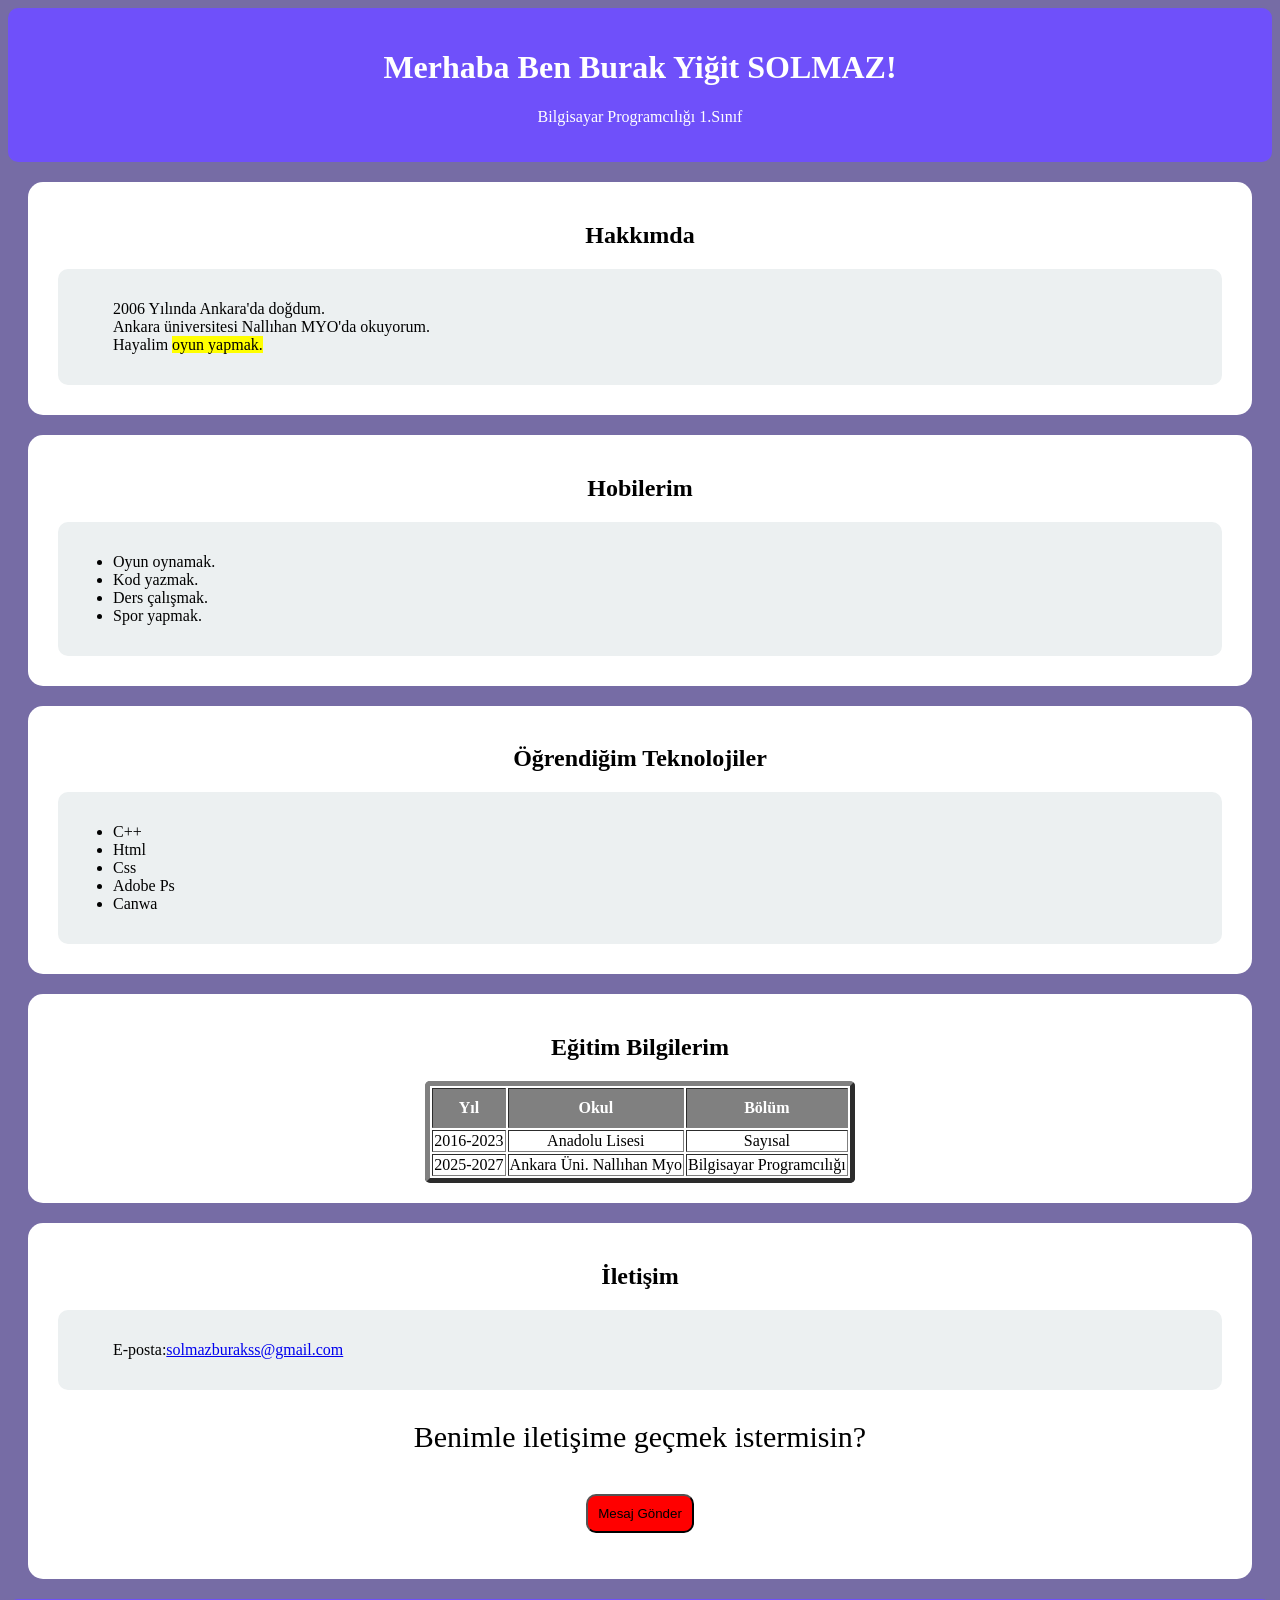
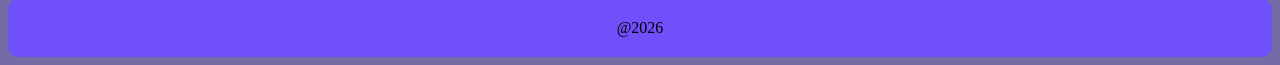
<file: blog-practice/index (2).html>
<!DOCTYPE html>
<html lang="tr">
<head>
<style>
body{
background-color: #766CA5;
}
.Kutucuk{
background-color: #6F50FA;
text-align:center;
border-radius:10px;
padding:20px;
}
.Bölüm{
background-color:white;
text-align:center;
border-radius:15px;
margin:20px;
padding:20px;
}
.Bölümv2{
background-color:#ecf0f1;
text-align:left;
padding:15px;
margin:10px;
border-radius:10px;
}
.düğme{
background-color:red;
border-radius:10px;
margin:10px;
padding:10px;
}
</style>
</head>
<body>
 <div class="Kutucuk">
    <h1 style="color:white;">Merhaba Ben Burak Yiğit SOLMAZ! </h1>
	<p style="color:white;">Bilgisayar Programcılığı 1.Sınıf </p>
 </div>
   
 <div class="Bölüm">
   <h2>Hakkımda</h2>
    <div class="Bölümv2">
	   <ul style="list-style-type:none;">
	      <li>2006 Yılında Ankara'da doğdum.</li>
		  <li>Ankara üniversitesi Nallıhan MYO'da okuyorum.</li>
		  <li>Hayalim <mark>oyun yapmak.</mark></li>
	   </ul>	
	</div>
 </div>
 
  <div class="Bölüm">
   <h2>Hobilerim</h2>
    <div class="Bölümv2">
	   <ul>
	      <li>Oyun oynamak.</li>
		  <li>Kod yazmak.</li>
		  <li>Ders çalışmak. </li>
		  <li>Spor yapmak.</li>
	   </ul>	
	</div>
 </div>
 
 <div class="Bölüm">
   <h2>Öğrendiğim Teknolojiler</h2>
    <div class="Bölümv2">
	   <ul>
	      <li>C++</li>
		  <li>Html</li>
		  <li>Css </li>	
		  <li>Adobe Ps </li>
		  <li>Canwa </li>	
	   </ul>	
	</div>
 </div>
 
  <div class="Bölüm">
   <h2>Eğitim Bilgilerim</h2>
    <table  border="5" style="margin:auto; border-radius:5px;">
	  <tbody>
	    <tr style="background-color:gray; color:white;">
		  <th style="padding:10px;"> Yıl </th>
		  <th style="padding:10px;"> Okul </th>
		  <th style="padding:10px;"> Bölüm </th>
		</tr>
		<tr>
		  <td style="padding 10px">2016-2023</td>
		  <td style="padding 10px">Anadolu Lisesi</td>
		  <td style="padding 10px">Sayısal</td>
		</tr>
		<tr>
		  <td style="padding 10px">2025-2027</td>
		  <td style="padding 10px">Ankara Üni. Nallıhan Myo</td>
		  <td style="padding 10px">Bilgisayar Programcılığı</td>
		</tr>
	  </tbody>
	</table>
 </div>
 
 <div class="Bölüm">
   <h2>İletişim</h2>
    <div class="Bölümv2">
	   <ul>
	      <p>E-posta:<a href="mailto:solmazburakss@gmail.com">solmazburakss@gmail.com</a>
	   </ul>	
	</div>
	<p style="font-size:30px;" > Benimle iletişime geçmek istermisin?</p>
	<button class="düğme" onclick="document.getElementById('mesaj-cevap').innerHTML='En kısa sürede döneceğim.'"> Mesaj Gönder</button>
	<p id="mesaj-cevap" style="margin-top: 15px; font-weight: bold; color: black;"></p>
</div>	
 
 </body>
 <footer class="Kutucuk">@2026 </footer>
 </html>
</file>
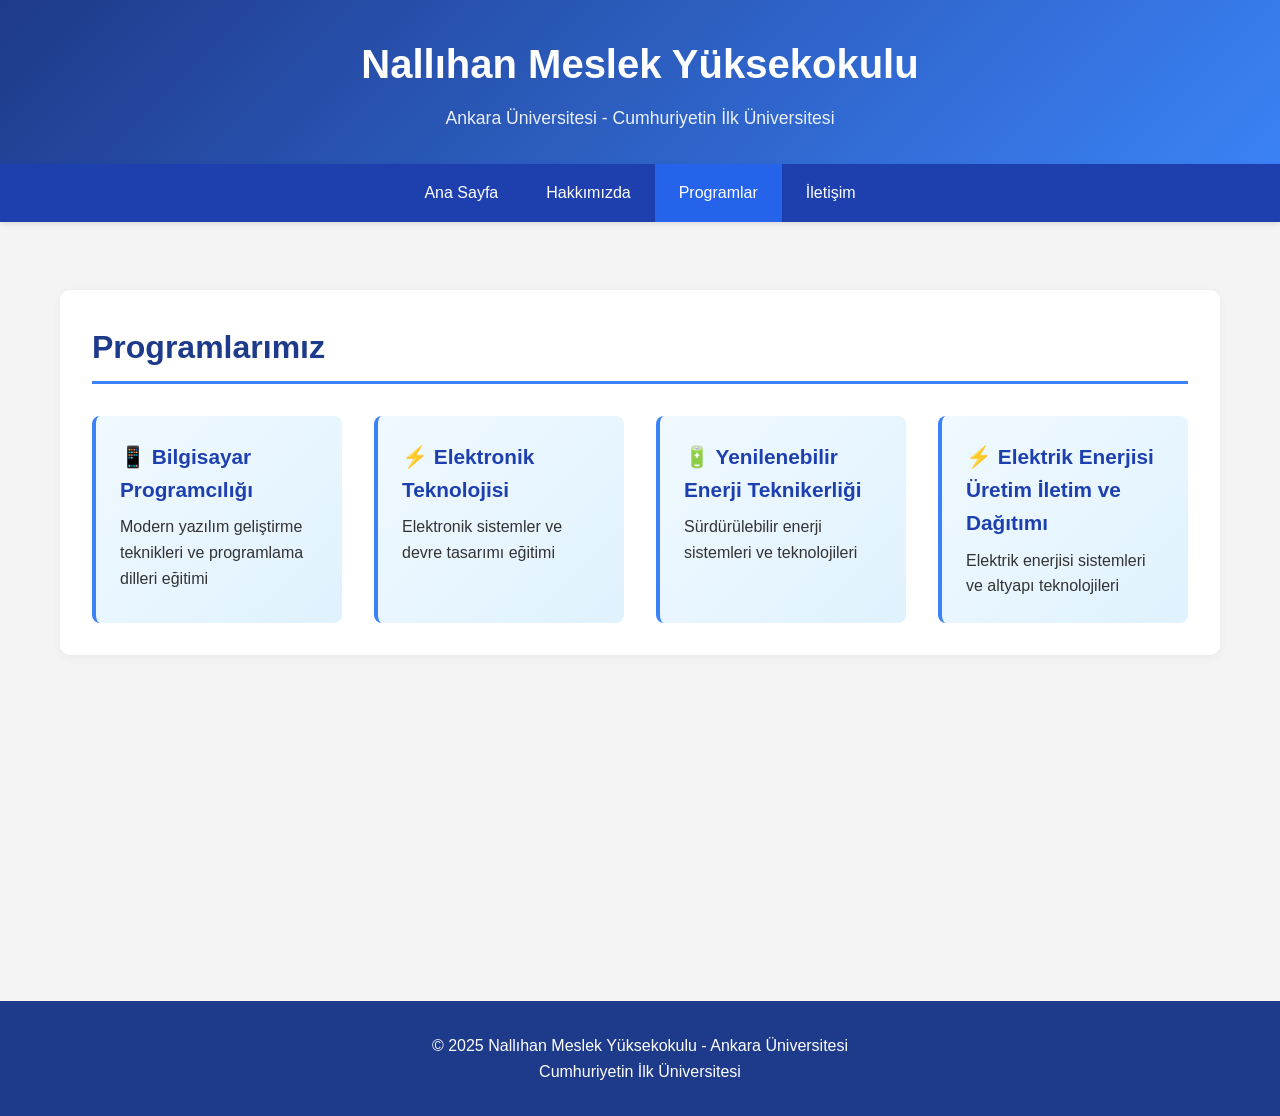
<file: nallihan-myo-practice/bölümler.html>
<!DOCTYPE html>
<html lang="tr">
<head>
    <meta charset="UTF-8">
    <meta name="viewport" content="width=device-width, initial-scale=1.0">
    <title>Programlar - Nallıhan Meslek Yüksekokulu</title>
    <link rel="stylesheet" href="style.css"> 
</head>
<body>
    <header>
        <div class="header-content">
            <h1>Nallıhan Meslek Yüksekokulu</h1>
            <p>Ankara Üniversitesi - Cumhuriyetin İlk Üniversitesi</p>
        </div>
    </header>

    <nav>
        <ul>
            <li><a href="index.html">Ana Sayfa</a></li>
            <li><a href="hakkımızda.html">Hakkımızda</a></li>
            <li><a href="bölümler.html" class="active">Programlar</a></li>
            <li><a href="iletişim.html">İletişim</a></li>
        </ul>
    </nav>

    <div class="container">
        <section>
            <h2>Programlarımız</h2>
            <div class="programs-grid">
                <div class="program-card">
                    <h3>📱 Bilgisayar Programcılığı</h3>
                    <p>Modern yazılım geliştirme teknikleri ve programlama dilleri eğitimi</p>
                </div>
                <div class="program-card">
                    <h3>⚡ Elektronik Teknolojisi</h3>
                    <p>Elektronik sistemler ve devre tasarımı eğitimi</p>
                </div>
                <div class="program-card">
                    <h3>🔋 Yenilenebilir Enerji Teknikerliği</h3>
                    <p>Sürdürülebilir enerji sistemleri ve teknolojileri</p>
                </div>
                <div class="program-card">
                    <h3>⚡ Elektrik Enerjisi Üretim İletim ve Dağıtımı</h3>
                    <p>Elektrik enerjisi sistemleri ve altyapı teknolojileri</p>
                </div>
            </div>
        </section>
    </div>
<br>
<br>
<br>
<br>
<br>
<br>
<br>
<br>
<br>

    <footer>
        <p>&copy; 2025 Nallıhan Meslek Yüksekokulu - Ankara Üniversitesi</p>
        <p>Cumhuriyetin İlk Üniversitesi</p>
    </footer>
</body>
</html>
</file>
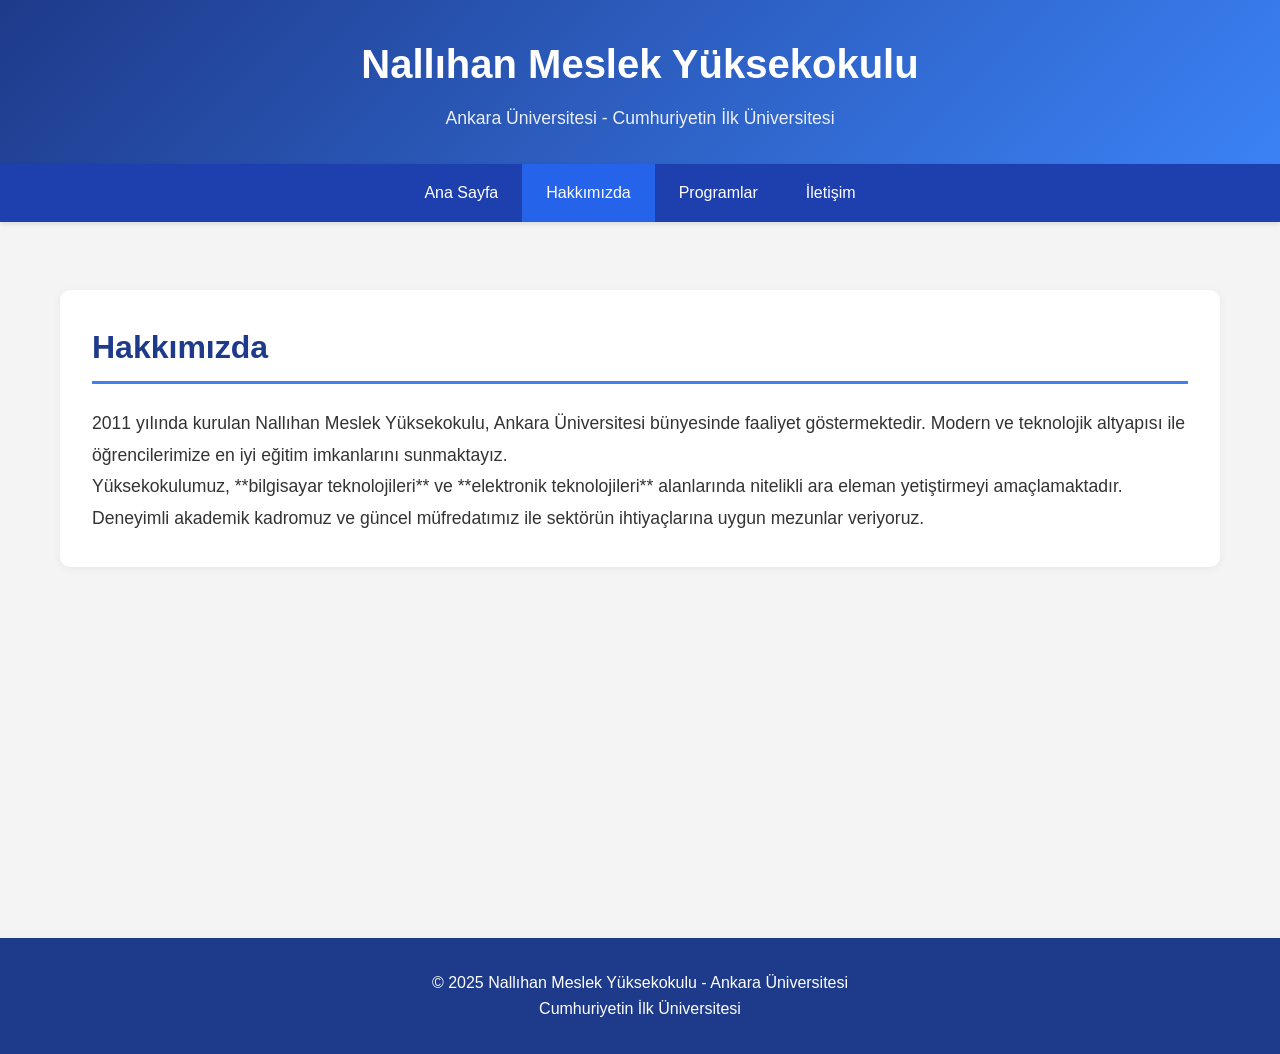
<file: nallihan-myo-practice/hakkımızda.html>
<!DOCTYPE html>
<html lang="tr">
<head>
    <meta charset="UTF-8">
    <meta name="viewport" content="width=device-width, initial-scale=1.0">
    <title>Hakkımızda - Nallıhan Meslek Yüksekokulu</title>
    <link rel="stylesheet" href="style.css"> 
</head>
<body>
    <header>
        <div class="header-content">
            <h1>Nallıhan Meslek Yüksekokulu</h1>
            <p>Ankara Üniversitesi - Cumhuriyetin İlk Üniversitesi</p>
        </div>
    </header>

    <nav>
        <ul>
            <li><a href="index.html">Ana Sayfa</a></li>
            <li><a href="hakkımızda.html" class="active">Hakkımızda</a></li>
            <li><a href="bölümler.html">Programlar</a></li>
            <li><a href="iletişim.html">İletişim</a></li>
        </ul>
    </nav>

    <div class="container">
        <section>
            <h2>Hakkımızda</h2>
            <div class="about-content">
                <p>2011 yılında kurulan Nallıhan Meslek Yüksekokulu, Ankara Üniversitesi bünyesinde faaliyet göstermektedir. Modern ve teknolojik altyapısı ile öğrencilerimize en iyi eğitim imkanlarını sunmaktayız.</p>
                <p>Yüksekokulumuz, **bilgisayar teknolojileri** ve **elektronik teknolojileri** alanlarında nitelikli ara eleman yetiştirmeyi amaçlamaktadır. Deneyimli akademik kadromuz ve güncel müfredatımız ile sektörün ihtiyaçlarına uygun mezunlar veriyoruz.</p>
            </div>
        </section>
    </div>
	<br>
<br>
<br>
<br>
<br>
<br>
<br>
<br>
<br>
<br>
    <footer>
        <p>&copy; 2025 Nallıhan Meslek Yüksekokulu - Ankara Üniversitesi</p>
        <p>Cumhuriyetin İlk Üniversitesi</p>
    </footer>
</body>
</html>
</file>
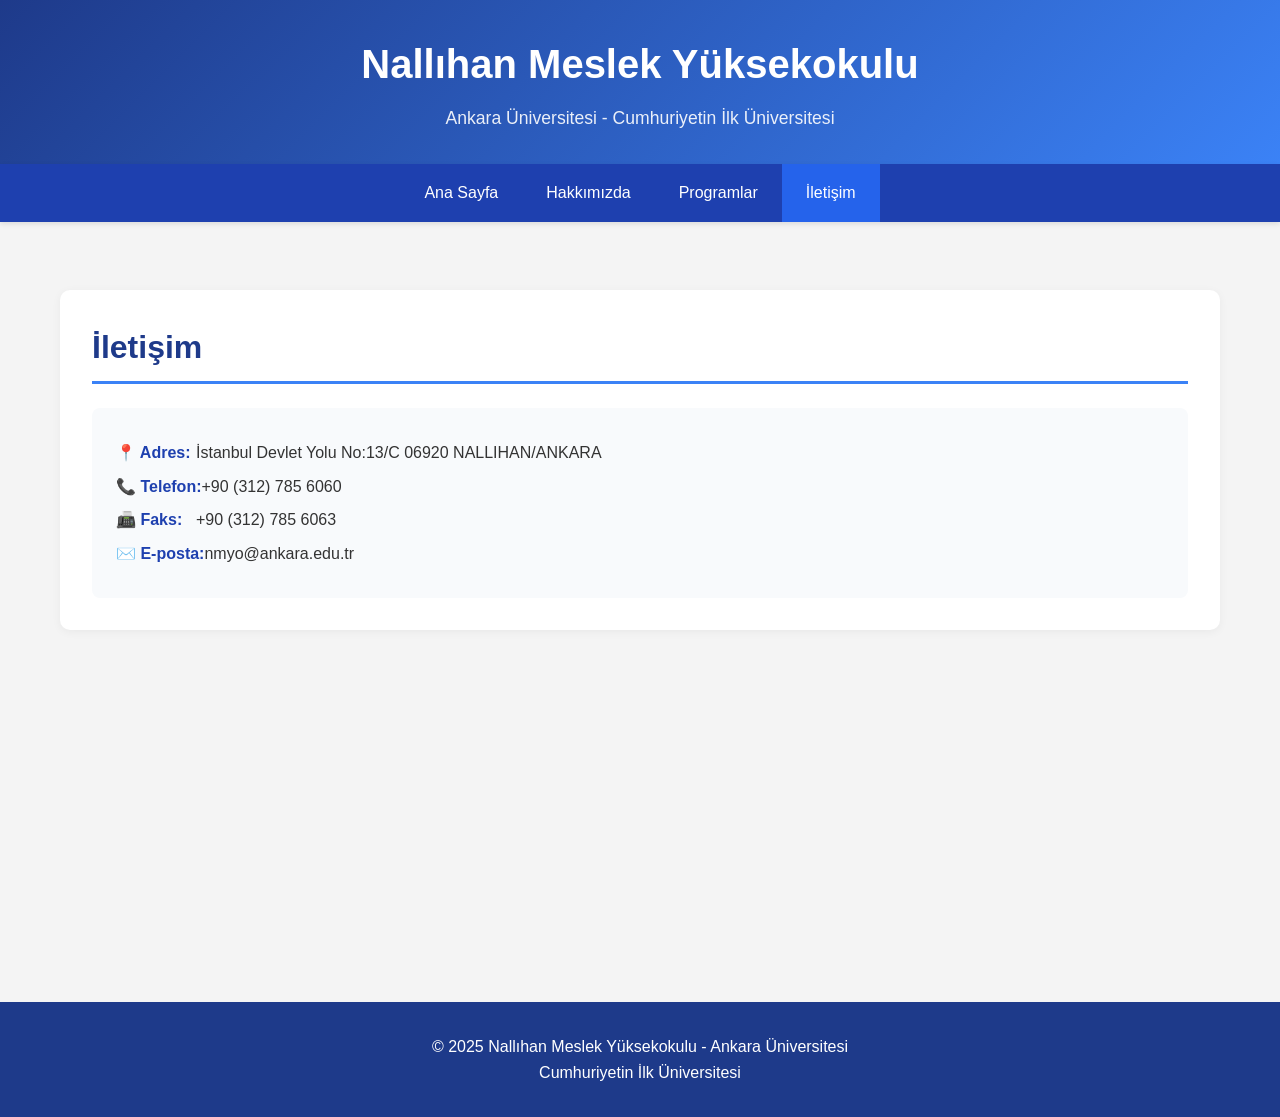
<file: nallihan-myo-practice/iletişim.html>
<!DOCTYPE html>
<html lang="tr">
<head>
    <meta charset="UTF-8">
    <meta name="viewport" content="width=device-width, initial-scale=1.0">
    <title>İletişim - Nallıhan Meslek Yüksekokulu</title>
    <link rel="stylesheet" href="style.css"> 
</head>
<body>
    <header>
        <div class="header-content">
            <h1>Nallıhan Meslek Yüksekokulu</h1>
            <p>Ankara Üniversitesi - Cumhuriyetin İlk Üniversitesi</p>
        </div>
    </header>

    <nav>
        <ul>
            <li><a href="index.html">Ana Sayfa</a></li>
            <li><a href="hakkımızda.html">Hakkımızda</a></li>
            <li><a href="bölümler.html">Programlar</a></li>
            <li><a href="iletişim.html" class="active">İletişim</a></li>
        </ul>
    </nav>

    <div class="container">
        <section>
            <h2>İletişim</h2>
            <div class="contact-info">
                <p><strong>📍 Adres:</strong> İstanbul Devlet Yolu No:13/C 06920 NALLIHAN/ANKARA</p>
                <p><strong>📞 Telefon:</strong> +90 (312) 785 6060</p>
                <p><strong>📠 Faks:</strong> +90 (312) 785 6063</p>
                <p><strong>✉️ E-posta:</strong> nmyo@ankara.edu.tr</p>
            </div>
        </section>
    </div>
<br>
<br>
<br>
<br>
<br>
<br>
<br>
<br>
<br>
<br>
    <footer>
        <p>&copy; 2025 Nallıhan Meslek Yüksekokulu - Ankara Üniversitesi</p>
        <p>Cumhuriyetin İlk Üniversitesi</p>
    </footer>
</body>
</html>
</file>
<file: BurakKartVizit2/css/style.css>
/* ============================================================
   Burak Yiğit Solmaz — Kartvizit | css/style.css
   ============================================================ */

/* ---------- Reset & Değişkenler ---------- */
*, *::before, *::after { box-sizing: border-box; margin: 0; padding: 0; }

:root {
  --bg: #f7f5f4;
  --bg-alt: #efedeb;
  --surface: #ffffff;
  --surface-2: #f3f1ef;
  --text: #121214;
  --text-2: #56565e;
  --border: #e6e2e0;
  --accent: #e10600;
  --accent-2: #dc143c;
  --accent-dark: #9f0400;
  --accent-soft: rgba(225, 6, 0, 0.08);
  --header-bg: rgba(247, 245, 244, 0.8);
  --shadow: 0 24px 60px rgba(18, 18, 20, 0.14);
  --glow: rgba(225, 6, 0, 0.16);
}

html.dark {
  --bg: #08080a;
  --bg-alt: #0d0d10;
  --surface: #121216;
  --surface-2: #1a1a20;
  --text: #f4f4f6;
  --text-2: #a2a2ad;
  --border: #26262e;
  --accent: #ff1a1a;
  --accent-2: #ff4d5e;
  --accent-dark: #7a0300;
  --accent-soft: rgba(255, 26, 26, 0.12);
  --header-bg: rgba(8, 8, 10, 0.78);
  --shadow: 0 24px 60px rgba(0, 0, 0, 0.55);
  --glow: rgba(255, 26, 26, 0.2);
}

/* ---------- Temel ---------- */
html { scroll-behavior: smooth; }

body {
  font-family: 'Inter', system-ui, -apple-system, sans-serif;
  background: var(--bg);
  color: var(--text);
  line-height: 1.6;
  transition: background 0.4s ease, color 0.4s ease;
  overflow-x: hidden;
}

h1, h2, h3 { font-family: 'Sora', 'Inter', sans-serif; line-height: 1.2; }

img { max-width: 100%; display: block; }

a { color: inherit; text-decoration: none; }

.container { width: min(1140px, 92%); margin-inline: auto; }

.accent { color: var(--accent); }

/* ---------- Header ---------- */
.header {
  position: fixed;
  inset: 0 0 auto 0;
  z-index: 100;
  background: var(--header-bg);
  backdrop-filter: blur(14px);
  -webkit-backdrop-filter: blur(14px);
  border-bottom: 1px solid transparent;
  transition: border-color 0.3s ease, background 0.4s ease;
}
.header.scrolled { border-bottom-color: var(--border); }

.nav { display: flex; align-items: center; justify-content: space-between; height: 72px; }

.logo { font-family: 'Sora', sans-serif; font-weight: 800; font-size: 1.5rem; letter-spacing: -0.5px; }
.logo span { color: var(--accent); }

.nav-links { display: flex; gap: 2rem; list-style: none; }
.nav-links a { font-size: 0.92rem; font-weight: 500; color: var(--text-2); transition: color 0.25s; position: relative; }
.nav-links a::after {
  content: '';
  position: absolute; left: 0; bottom: -6px;
  width: 0; height: 2px; background: var(--accent);
  transition: width 0.3s ease; border-radius: 2px;
}
.nav-links a:hover { color: var(--text); }
.nav-links a:hover::after { width: 100%; }

.nav-actions { display: flex; align-items: center; gap: 0.75rem; }

.theme-toggle {
  background: var(--surface);
  border: 1px solid var(--border);
  color: var(--text);
  width: 42px; height: 42px;
  border-radius: 12px;
  cursor: pointer;
  display: grid; place-items: center;
  transition: transform 0.3s ease, border-color 0.3s ease;
}
.theme-toggle:hover { transform: rotate(15deg); border-color: var(--accent); }
.theme-toggle svg { width: 20px; height: 20px; }
.theme-toggle .icon-moon { display: none; }

html.dark .theme-toggle .icon-sun { display: none; }
html.dark .theme-toggle .icon-moon { display: block; }

.menu-toggle { display: none; flex-direction: column; gap: 5px; background: none; border: none; cursor: pointer; padding: 8px; }
.menu-toggle span { width: 26px; height: 2px; background: var(--text); border-radius: 2px; transition: 0.3s; }
.menu-toggle.open span:nth-child(1) { transform: translateY(7px) rotate(45deg); }
.menu-toggle.open span:nth-child(2) { opacity: 0; }
.menu-toggle.open span:nth-child(3) { transform: translateY(-7px) rotate(-45deg); }

/* ---------- Hero ---------- */
.hero {
  position: relative;
  min-height: 100vh;
  display: flex; align-items: center;
  padding: 140px 0 90px;
  overflow: hidden;
  background: linear-gradient(180deg, var(--bg) 0%, var(--bg-alt) 100%);
}
html.dark .hero { background: radial-gradient(1200px 600px at 70% -10%, #171017 0%, var(--bg) 55%); }

.hero-glow {
  position: absolute; inset: 0; pointer-events: none;
  background:
    radial-gradient(600px 380px at 12% 18%, var(--glow), transparent 70%),
    radial-gradient(700px 420px at 88% 82%, var(--glow), transparent 70%);
}

.hero-inner { position: relative; display: grid; grid-template-columns: 1.15fr 0.85fr; gap: 3.5rem; align-items: center; }

.hero-kicker { color: var(--accent); font-weight: 600; letter-spacing: 2px; text-transform: uppercase; font-size: 0.85rem; margin-bottom: 0.75rem; }

.hero h1 { font-size: clamp(2.8rem, 6vw, 4.6rem); font-weight: 800; letter-spacing: -2px; }
.hero h1 .accent { position: relative; white-space: nowrap; }
.hero h1 .accent::after {
  content: ''; position: absolute; left: 0; bottom: 6px; height: 12px; width: 100%;
  background: var(--accent); opacity: 0.25; z-index: -1; border-radius: 4px;
}

.hero-role { font-size: 1.25rem; font-weight: 600; color: var(--text-2); margin-top: 1rem; }
.hero-desc { margin-top: 1.25rem; color: var(--text-2); max-width: 46ch; font-size: 1.02rem; }

.hero-actions { display: flex; gap: 1rem; margin-top: 2.25rem; flex-wrap: wrap; }

.btn {
  display: inline-flex; align-items: center; justify-content: center;
  padding: 14px 30px; border-radius: 14px;
  font-weight: 600; font-size: 0.98rem;
  border: 1px solid transparent; cursor: pointer;
  transition: transform 0.25s ease, box-shadow 0.25s ease, background 0.25s ease, border-color 0.25s ease;
}
.btn:active { transform: scale(0.97); }

.btn-primary { background: linear-gradient(135deg, var(--accent) 0%, var(--accent-dark) 100%); color: #fff; box-shadow: 0 12px 30px var(--glow); }
.btn-primary:hover { transform: translateY(-3px); box-shadow: 0 18px 40px var(--glow); }

.btn-ghost { background: transparent; color: var(--text); border-color: var(--border); }
.btn-ghost:hover { border-color: var(--accent); color: var(--accent); transform: translateY(-3px); }

.hero-socials { display: flex; gap: 0.85rem; margin-top: 2.5rem; }
.hero-card { max-width: 460px; width: 100%; margin-inline: auto; }
.social {
  width: 44px; height: 44px; border-radius: 12px;
  display: grid; place-items: center;
  background: var(--surface); border: 1px solid var(--border);
  color: var(--text-2); transition: 0.3s;
}
.social:hover { color: var(--accent); border-color: var(--accent); transform: translateY(-4px); }
.social svg { width: 19px; height: 19px; }

/* Hero kart görseli */
.kart-preview {
  background: linear-gradient(140deg, var(--accent) 2%, var(--accent-dark) 60%, #4a0200 100%);
  border-radius: 24px;
  padding: 2.2rem 1.8rem;
  min-height: 320px;
  color: #fff;
  display: flex; flex-direction: column; align-items: center; justify-content: center;
  text-align: center;
  box-shadow: var(--shadow);
  transform: rotate(4deg);
  transition: transform 0.5s ease;
  position: relative; overflow: hidden;
}
.kart-preview::before {
  content: ''; position: absolute; width: 260px; height: 260px; border-radius: 50%;
  background: rgba(255,255,255,0.08); top: -90px; right: -70px;
}
.kart-preview::after {
  content: ''; position: absolute; width: 180px; height: 180px; border-radius: 50%;
  border: 26px solid rgba(255,255,255,0.07); bottom: -60px; left: -50px;
}
.kart-preview > * { position: relative; z-index: 1; }

.kart-preview-top { display: flex; justify-content: center; }
.kart-preview-brand { font-family: 'Sora', sans-serif; font-weight: 800; font-size: 1.5rem; letter-spacing: 4px; }

.kart-avatar {
  width: 86px; height: 86px; border-radius: 50%;
  background: rgba(255,255,255,0.16);
  border: 2px solid rgba(255,255,255,0.55);
  display: grid; place-items: center;
  font-family: 'Sora', sans-serif; font-weight: 800; font-size: 1.9rem;
  margin-top: 1.2rem;
}
.kart-preview-name { font-family: 'Sora', sans-serif; font-weight: 700; font-size: 1.55rem; margin-top: 1rem; letter-spacing: 0.5px; }
.kart-preview-role { font-weight: 600; font-size: 1rem; margin-top: 0.35rem; }
.kart-preview-org { font-size: 0.72rem; text-transform: uppercase; letter-spacing: 2px; opacity: 0.75; margin-top: 0.5rem; }
.kart-preview-text { margin-top: 1.1rem; font-size: 0.82rem; background: rgba(255,255,255,0.14); padding: 0.55rem 1.2rem; border-radius: 999px; }

/* ---------- Bölümler ---------- */
.section { padding: 110px 0; position: relative; scroll-margin-top: 70px; }
.section-alt { background: var(--bg-alt); }

.section-title { font-size: clamp(2rem, 4.5vw, 2.9rem); font-weight: 800; text-align: center; letter-spacing: -1px; }
.section-subtitle { text-align: center; color: var(--text-2); margin-top: 0.75rem; }

.about-card {
  max-width: 780px; margin: 3rem auto 0;
  background: var(--surface);
  border: 1px solid var(--border);
  border-radius: 24px;
  padding: 2.6rem;
  text-align: center;
  box-shadow: var(--shadow);
}
.about-card p + p { margin-top: 1.1rem; }
.about-card strong { color: var(--accent); }

/* ---------- Kart Vizit ---------- */
.kart-3d { perspective: 1400px; margin: 3.5rem auto 0; max-width: 560px; cursor: pointer; }
.kart-inner { position: relative; width: 100%; height: 320px; transform-style: preserve-3d; transition: transform 0.8s cubic-bezier(0.4, 0.2, 0.2, 1); }
.kart-3d.flipped .kart-inner { transform: rotateY(180deg); }

.kart-face {
  position: absolute; inset: 0;
  backface-visibility: hidden; -webkit-backface-visibility: hidden;
  border-radius: 22px;
  overflow: hidden;
  display: flex; flex-direction: column; align-items: center; justify-content: center;
  text-align: center;
  padding: 2rem;
  box-shadow: var(--shadow);
}
.kart-front {
  background: linear-gradient(140deg, var(--accent) 0%, var(--accent-dark) 55%, #3d0200 100%);
  color: #fff;
}
.kart-pattern {
  position: absolute; inset: 0; opacity: 0.14;
  background-image: repeating-linear-gradient(45deg, #fff 0 14px, transparent 14px 28px);
}
.kart-content { position: relative; display: flex; flex-direction: column; align-items: center; justify-content: center; text-align: center; min-height: 100%; }

.kart-top { display: flex; justify-content: space-between; align-items: center; }
.kart-chip { width: 52px; height: 38px; border-radius: 8px; background: linear-gradient(135deg, #f5d98c, #c99b3f); box-shadow: inset 0 0 0 1px rgba(0,0,0,.3); }
.kart-brand { font-family: 'Sora', sans-serif; font-weight: 800; font-size: 1.6rem; letter-spacing: 3px; }

.kart-number { font-size: 1.5rem; letter-spacing: 3px; font-weight: 600; text-shadow: 0 2px 12px rgba(0,0,0,.4); }
.kart-number span { font-weight: 800; }

.kart-bottom { display: flex; justify-content: space-between; align-items: flex-end; gap: 1rem; }
.kart-bottom small { display: block; font-size: 0.6rem; text-transform: uppercase; letter-spacing: 1.5px; opacity: 0.75; }
.kart-bottom strong { font-size: 0.95rem; letter-spacing: 0.5px; }
.kart-mid { text-align: right; }

.kart-back {
  background: #0d0d10;
  border: 1px solid var(--border);
  transform: rotateY(180deg);
  color: var(--text);
  justify-content: center;
}
.kart-magnetic { position: absolute; width: 220px; height: 220px; border-radius: 50%; background: radial-gradient(circle, var(--accent) 0%, var(--accent-dark) 70%); top: -70px; right: -60px; opacity: 0.85; }
.kart-text { position: relative; text-align: center; border-top: 1px dashed var(--border); padding-top: 1.2rem; }
.kart-text p { font-weight: 700; font-size: 1.05rem; }
.kart-text span { color: var(--text-2); font-size: 0.9rem; }

.kart-actions { display: flex; gap: 1rem; justify-content: center; margin-top: 2.5rem; flex-wrap: wrap; }

/* ---------- Zaman çizelgesi ---------- */
.timeline { max-width: 720px; margin: 3.5rem auto 0; position: relative; padding-left: 2.25rem; }
.timeline::before { content: ''; position: absolute; left: 7px; top: 6px; bottom: 6px; width: 2px; background: linear-gradient(var(--accent), var(--accent-dark)); border-radius: 2px; opacity: 0.5; }

.timeline-item { position: relative; padding-bottom: 2.5rem; }
.timeline-item:last-child { padding-bottom: 0; }

.timeline-dot { position: absolute; left: -2.25rem; top: 4px; width: 16px; height: 16px; border-radius: 50%; background: var(--bg); border: 3px solid var(--accent); box-shadow: 0 0 0 5px var(--accent-soft); }

.timeline-content { background: var(--surface); border: 1px solid var(--border); border-radius: 16px; padding: 1.4rem 1.6rem; transition: transform 0.3s ease, border-color 0.3s ease; }
.timeline-content:hover { transform: translateX(6px); border-color: var(--accent); }
.timeline-date { color: var(--accent); font-size: 0.8rem; font-weight: 600; text-transform: uppercase; letter-spacing: 1.5px; }
.timeline-content h3 { font-size: 1.3rem; margin: 0.35rem 0 0.4rem; }
.timeline-content p { color: var(--text-2); font-size: 0.95rem; }

/* ---------- İletişim ---------- */
.contact-grid { display: grid; grid-template-columns: repeat(3, 1fr); gap: 1.5rem; margin-top: 3rem; }

.contact-card {
  background: var(--surface);
  border: 1px solid var(--border);
  border-radius: 18px;
  padding: 2rem 1.5rem;
  text-align: center;
  transition: 0.3s;
}
a.contact-card:hover { transform: translateY(-6px); border-color: var(--accent); box-shadow: var(--shadow); }
.contact-icon { font-size: 2rem; }
.contact-card h3 { font-size: 1.05rem; margin: 0.8rem 0 0.4rem; }
.contact-card p { color: var(--text-2); font-size: 0.92rem; word-break: break-word; }

/* ---------- Footer ---------- */
.footer { border-top: 1px solid var(--border); padding: 2rem 0; background: var(--bg-alt); }
.footer-inner { display: flex; justify-content: space-between; gap: 1rem; flex-wrap: wrap; color: var(--text-2); font-size: 0.88rem; }

/* ---------- Scroll reveal ---------- */
.reveal { opacity: 0; transform: translateY(28px); transition: opacity 0.7s ease, transform 0.7s ease; }
.reveal.visible { opacity: 1; transform: none; }

/* ---------- Responsive ---------- */
@media (max-width: 960px) {
  .hero-inner { grid-template-columns: 1fr; gap: 3rem; }
  .hero-card { max-width: 420px; margin-inline: auto; width: 100%; }
  .contact-grid { grid-template-columns: 1fr; max-width: 420px; margin-inline: auto; }
}

@media (max-width: 820px) {
  .menu-toggle { display: flex; }
  .nav-links {
    position: absolute; top: 72px; left: 0; right: 0;
    background: var(--header-bg);
    backdrop-filter: blur(16px);
    flex-direction: column; gap: 0;
    border-bottom: 1px solid var(--border);
    max-height: 0; overflow: hidden; transition: max-height 0.4s ease;
  }
  .nav-links.open { max-height: 320px; }
  .nav-links li { width: 100%; }
  .nav-links a { display: block; padding: 14px 5%; }
  .nav-links a::after { display: none; }
}

@media (max-width: 560px) {
  .section { padding: 80px 0; }
  .hero { padding-top: 120px; }
  .kart-3d { height: 280px; }
  .kart-bottom { flex-wrap: wrap; gap: 0.8rem; }
  .about-card { padding: 1.8rem; }
}

/* ---------- Dark mode ---------- */
html.dark body { background: var(--bg); }

/* ---------- Yazdırma ---------- */
@media print {
  .header, .footer, .kart-actions, .hero-socials, .hero-actions { display: none !important; }
  body { background: #fff; color: #000; }
  .section { padding: 40px 0; }
}

/* ---------- Erişilebilirlik ---------- */
@media (prefers-reduced-motion: reduce) {
  *, *::before, *::after { transition: none !important; animation: none !important; }
  .reveal { opacity: 1; transform: none; }
  html { scroll-behavior: auto; }
}
</file>
<file: kartvizit/css/style.css>
/* ==== Tema ====
   Varsayılan koyu. Tema düğmesi <html data-theme="light|dark"> ayarlar
   (seçim localStorage'da saklanır); seçim yoksa sistem teması izlenir. */
:root {
  color-scheme: dark;
  --bg: #0b0b0d;
  --bg-2: #131316;
  --bg-spot: #131316;
  --grid-line: rgba(193, 18, 31, 0.03);
  --card-bg: #131316;
  --card-grad-top: #17171b;
  --card-grad-bottom: #0f0f12;
  --card-border: rgba(193, 18, 31, 0.55);
  --card-shadow: 0 0 22px rgba(193, 18, 31, 0.18), 0 18px 48px rgba(0, 0, 0, 0.65);
  --card-sheen: rgba(230, 57, 70, 0.14);
  --accent: #c1121f;
  --accent-2: #e63946;
  --accent-text: #e63946;
  --accent-text-hover: #ff6b74;
  --accent-solid-hover: #e63946;
  --glow-top: rgba(230, 57, 70, 0.35);
  --glow-mid: rgba(193, 18, 31, 0.12);
  --text: #f2f2f5;
  --text-dim: #a8a8b3;
  --text-faint: #8d8d99;
  --pill-bg: #0e0e10;
  --crest-shadow: rgba(0, 0, 0, 0.5);
  --tech-bg: rgba(230, 57, 70, 0.05);
  --tech-border: rgba(193, 18, 31, 0.28);
  --font: "Segoe UI", "Roboto", "Helvetica", "Arial", sans-serif;
}

:root[data-theme="light"] {
  color-scheme: light;
  --bg: #f1eeec;
  --bg-2: #ffffff;
  --bg-spot: #ffffff;
  --grid-line: rgba(193, 18, 31, 0.055);
  --card-bg: #ffffff;
  --card-grad-top: #ffffff;
  --card-grad-bottom: #f4f1ef;
  --card-border: rgba(193, 18, 31, 0.5);
  --card-shadow: 0 0 20px rgba(193, 18, 31, 0.1), 0 16px 40px rgba(60, 30, 30, 0.2);
  --card-sheen: rgba(230, 57, 70, 0.07);
  --accent-text: #b10f1c;
  --accent-text-hover: #8a0b15;
  --accent-solid-hover: #c1121f;
  --glow-top: rgba(230, 57, 70, 0.22);
  --glow-mid: rgba(193, 18, 31, 0.07);
  --text: #17171b;
  --text-dim: #54545f;
  --text-faint: #6a6a76;
  --pill-bg: #ffffff;
  --crest-shadow: rgba(0, 0, 0, 0.18);
  --tech-bg: rgba(193, 18, 31, 0.04);
  --tech-border: rgba(193, 18, 31, 0.22);
}

/* JS çalışmazsa veya seçim yoksa sistem temasını izle */
@media (prefers-color-scheme: light) {
  :root:not([data-theme]) {
    color-scheme: light;
    --bg: #f1eeec;
    --bg-2: #ffffff;
    --bg-spot: #ffffff;
    --grid-line: rgba(193, 18, 31, 0.055);
    --card-bg: #ffffff;
    --card-grad-top: #ffffff;
    --card-grad-bottom: #f4f1ef;
    --card-border: rgba(193, 18, 31, 0.5);
    --card-shadow: 0 0 20px rgba(193, 18, 31, 0.1), 0 16px 40px rgba(60, 30, 30, 0.2);
    --card-sheen: rgba(230, 57, 70, 0.07);
    --accent-text: #b10f1c;
    --accent-text-hover: #8a0b15;
    --accent-solid-hover: #c1121f;
    --glow-top: rgba(230, 57, 70, 0.22);
    --glow-mid: rgba(193, 18, 31, 0.07);
    --text: #17171b;
    --text-dim: #54545f;
    --text-faint: #6a6a76;
    --pill-bg: #ffffff;
    --crest-shadow: rgba(0, 0, 0, 0.18);
    --tech-bg: rgba(193, 18, 31, 0.04);
    --tech-border: rgba(193, 18, 31, 0.22);
  }
}

* {
  margin: 0;
  padding: 0;
  box-sizing: border-box;
}

html, body {
  height: 100%;
}

body {
  font-family: var(--font);
  background:
    linear-gradient(var(--grid-line) 1px, transparent 1px),
    linear-gradient(90deg, var(--grid-line) 1px, transparent 1px),
    radial-gradient(circle at 50% 40%, var(--bg-spot) 0%, var(--bg) 70%);
  background-size: 44px 44px, 44px 44px, 100% 100%;
  color: var(--text);
  display: flex;
  align-items: center;
  justify-content: center;
  overflow: hidden;
}

/* ==== Görsel olarak gizli (yalnızca ekran okuyucuya açık) ==== */
.sr-only {
  position: absolute;
  width: 1px;
  height: 1px;
  margin: -1px;
  padding: 0;
  border: 0;
  overflow: hidden;
  clip: rect(0 0 0 0);
  clip-path: inset(50%);
  white-space: nowrap;
}

/* ==== Sahne ==== */
.scene {
  position: relative;
  width: 100%;
  display: flex;
  justify-content: center;
  padding: 16px;
}

/* Üstten süzülen kırmızı ışık: sabit katman, kartın arkasında kalır
   (z-index: -1). prefers-reduced-motion'da pulse devre dışıdır. */
.scene::before {
  content: "";
  position: fixed;
  top: 0;
  left: 0;
  right: 0;
  height: 45vh;
  pointer-events: none;
  background: radial-gradient(ellipse 70% 100% at 50% 0%, var(--glow-top), var(--glow-mid) 45%, transparent 75%);
  filter: blur(22px);
  z-index: -1;
  animation: glow-pulse 6s ease-in-out infinite;
}

/* Üst kenara ince kırmızı parlama çizgisi */
.scene::after {
  content: "";
  position: fixed;
  top: 0;
  left: 0;
  right: 0;
  height: 2px;
  pointer-events: none;
  background: linear-gradient(90deg, transparent, rgba(230, 57, 70, 0.7) 30%, rgba(230, 57, 70, 0.7) 70%, transparent);
  z-index: -1;
}

@keyframes glow-pulse {
  0%, 100% {
    opacity: 0.85;
  }

  50% {
    opacity: 1;
  }
}

/* ==== Kart ==== */
.card {
  position: relative;
  z-index: 1;
  width: min(560px, 92vw);
  aspect-ratio: 85 / 55;
  height: auto;
  perspective: 1400px;
  cursor: pointer;
  outline: none;
}

.card:focus-visible {
  border-radius: 18px;
  box-shadow: 0 0 0 2px var(--accent-2), 0 0 26px rgba(230, 57, 70, 0.35);
}

/* ==== Tema düğmesi ==== */
.theme-btn {
  position: fixed;
  top: max(14px, env(safe-area-inset-top, 0px));
  right: max(14px, env(safe-area-inset-right, 0px));
  z-index: 3;
  width: 40px;
  height: 40px;
  padding: 0;
  display: inline-flex;
  align-items: center;
  justify-content: center;
  border-radius: 50%;
  border: 1px solid var(--accent-2);
  background: var(--pill-bg);
  color: var(--text);
  cursor: pointer;
  transition: background 0.2s ease, color 0.2s ease, box-shadow 0.2s ease;
}

.theme-btn:hover,
.theme-btn:focus-visible {
  background: var(--accent-solid-hover);
  color: #ffffff;
  box-shadow: 0 0 14px rgba(230, 57, 70, 0.45);
}

.theme-btn:focus-visible {
  outline: none;
  box-shadow: 0 0 0 2px var(--accent-2), 0 0 18px rgba(230, 57, 70, 0.5);
}

.theme-btn svg {
  width: 20px;
  height: 20px;
}

/* Koyuda güneş (açığa geç), açıkta ay (koyuya geç) */
.theme-btn .icon-moon {
  display: none;
}

:root[data-theme="light"] .theme-btn .icon-sun {
  display: none;
}

:root[data-theme="light"] .theme-btn .icon-moon {
  display: block;
}

.card-inner {
  position: relative;
  width: 100%;
  height: 100%;
  transform-style: preserve-3d;
  transition: transform 0.7s cubic-bezier(0.4, 0.1, 0.2, 1);
}

/* Çevirmenin tek doğruluk kaynağı: JS'in yönettiği .is-flipped sınıfı
   (yalnızca tıklama/Enter/Space). CSS'te :hover ile ayrı bir dönüş
   kaynağı YOK — çakışma ve yapışkan mobil hover sorunlarını önler. */
.card.is-flipped .card-inner {
  transform: rotateY(180deg);
}

.face {
  position: absolute;
  inset: 0;
  backface-visibility: hidden;
  -webkit-backface-visibility: hidden;
  display: flex;
  flex-direction: column;
  background: linear-gradient(160deg, var(--card-grad-top) 0%, var(--card-bg) 55%, var(--card-grad-bottom) 100%);
  border: 1px solid var(--card-border);
  border-radius: 18px;
  box-shadow: var(--card-shadow);
  padding: clamp(8px, 1.8vh, 18px) clamp(12px, 4vw, 26px) clamp(6px, 1.4vh, 12px);
  overflow: hidden;
}

.face::before {
  content: "";
  position: absolute;
  inset: 0;
  background: radial-gradient(circle at 50% -8%, var(--card-sheen) 0%, transparent 42%);
  pointer-events: none;
}

.face-back {
  transform: rotateY(180deg);
}

/* ==== Üst arma sırası ==== */
.face-top {
  display: flex;
  justify-content: space-between;
  align-items: flex-start;
}

.crest {
  height: clamp(64px, 5.6rem, 84px);
  width: auto;
  max-width: clamp(140px, 26vw, 210px);
  object-fit: contain;
  filter: drop-shadow(0 2px 6px var(--crest-shadow));
}

.crest-sm {
  height: clamp(64px, 5.6rem, 84px);
  width: auto;
  max-width: clamp(140px, 26vw, 210px);
  object-fit: contain;
}

/* ==== Ön yüz ==== */
.face-center {
  flex: 1;
  display: flex;
  flex-direction: column;
  align-items: center;
  justify-content: center;
  text-align: center;
  padding: 0 4px;
  min-height: 0;
}

.name {
  font-size: clamp(1.25rem, 4.6vh, 2rem);
  font-weight: 700;
  letter-spacing: 0.02em;
  line-height: 1.25;
}

.divider {
  width: 64px;
  height: 3px;
  margin: clamp(6px, 1.3vh, 12px) auto;
  border-radius: 2px;
  background: linear-gradient(90deg, var(--accent), var(--accent-2));
  box-shadow: 0 0 10px rgba(230, 57, 70, 0.55);
}

.title {
  font-size: clamp(0.7rem, 2.2vh, 0.85rem);
  color: var(--text-dim);
  letter-spacing: 0.06em;
}

.face-bottom {
  text-align: center;
}

.school {
  font-size: clamp(0.6rem, 1.9vh, 0.72rem);
  color: var(--text-dim);
  line-height: 1.4;
}

.meta {
  font-size: clamp(0.56rem, 1.8vh, 0.68rem);
  color: var(--text-dim);
  margin-top: 3px;
}

.hint {
  margin-top: clamp(4px, 0.8vh, 8px);
  font-size: clamp(0.5rem, 1.7vh, 0.58rem);
  color: var(--text-faint);
  letter-spacing: 0.08em;
  text-transform: uppercase;
}

/* ==== Arka yüz ==== */
.contact {
  margin-top: clamp(3px, 0.8vh, 8px);
  text-align: center;
}

.email {
  display: inline-block;
  font-size: clamp(0.68rem, 2.3vh, 0.8rem);
  font-weight: 600;
  color: var(--accent-text);
  text-decoration: none;
  border-bottom: 1px solid rgba(230, 57, 70, 0.4);
  padding-bottom: 2px;
  transition: color 0.2s ease, border-color 0.2s ease;
  word-break: break-all;
}

.email:hover,
.email:focus-visible {
  color: var(--accent-text-hover);
  border-color: var(--accent-text-hover);
}

.contact .meta {
  margin-top: clamp(3px, 0.7vh, 6px);
}

/* GitHub / Instagram hap butonları */
.socials {
  display: flex;
  flex-wrap: wrap;
  justify-content: center;
  gap: 6px;
  margin-top: clamp(3px, 0.7vh, 6px);
}

.social {
  display: inline-flex;
  align-items: center;
  gap: 5px;
  height: clamp(22px, 3.2vh, 26px);
  padding: 0 9px;
  background: var(--pill-bg);
  border: 1px solid var(--accent-2);
  border-radius: 999px;
  color: var(--text);
  font-size: clamp(0.6rem, 2vh, 0.72rem);
  font-weight: 600;
  letter-spacing: 0.03em;
  text-decoration: none;
  white-space: nowrap;
  transition: background 0.2s ease, color 0.2s ease, box-shadow 0.2s ease;
}

.social svg {
  width: clamp(13px, 1.9vh, 15px);
  height: clamp(13px, 1.9vh, 15px);
  flex: none;
}

.social:hover,
.social:focus-visible {
  background: var(--accent-solid-hover);
  color: #ffffff;
  box-shadow: 0 0 10px rgba(230, 57, 70, 0.45);
}

/* Teknoloji tablosu: 2 sütun × 2 satır ızgara; sol sütunda Diller ve
   Veritabanı, sağ sütunda Web ve Diğer (DOM sırası satır bazlı akar). */
.tech-grid {
  flex: 1;
  margin-top: clamp(4px, 0.9vh, 9px);
  min-height: 0;
  display: grid;
  grid-template-columns: minmax(0, 1fr) minmax(0, 1fr);
  grid-auto-rows: 1fr;
  gap: 5px 10px;
}

.tech-group {
  min-width: 0;
  padding: 4px 9px;
  background: var(--tech-bg);
  border: 1px solid var(--tech-border);
  border-radius: 8px;
}

.tech-title {
  margin-bottom: 3px;
  font-size: clamp(0.54rem, 1.3vh, 0.62rem);
  font-weight: 700;
  letter-spacing: 0.14em;
  text-transform: uppercase;
  color: var(--accent-text);
}

.tech-items ul {
  list-style: none;
}

.tech-items li {
  font-size: clamp(0.62rem, 1.55vh, 0.75rem);
  line-height: 1.5;
  color: var(--text);
  white-space: nowrap;
}

.copyright {
  font-size: clamp(0.5rem, 1.8vh, 0.55rem);
  color: var(--text-faint);
}

/* ==== Mobil ölçekleme ====
   Kart yatay (85/55) olduğu için kısa kalan iç boşluklar yukarıda
   clamp() ile küçültüldü; aşağıda yalnızca uç durumlar daraltılır. */
@media (max-width: 440px) {
  .theme-btn {
    width: 36px;
    height: 36px;
  }

  body {
    overflow: auto;
  }

  .scene {
    min-height: 100%;
    align-items: center;
  }

  .crest {
    height: clamp(40px, 11vw, 54px);
    max-width: 32vw;
  }

  .crest-sm {
    height: clamp(40px, 11vw, 54px);
    max-width: 32vw;
  }

  .name {
    font-size: clamp(1.05rem, 5vw, 1.35rem);
  }

  .divider {
    width: 52px;
    margin: 4px auto;
  }

  .title {
    font-size: 0.72rem;
  }

  .school {
    font-size: 0.62rem;
  }

  .meta {
    font-size: 0.58rem;
  }

  .hint {
    margin-top: 3px;
    font-size: 0.5rem;
  }

  .email {
    font-size: 0.68rem;
  }

  .socials {
    margin-top: 3px;
    gap: 5px;
  }

  .social {
    height: 21px;
    padding: 0 7px;
    font-size: 0.58rem;
  }

  .social svg {
    width: 12px;
    height: 12px;
  }

  .contact .meta {
    margin-top: 3px;
  }

  .tech-grid {
    margin-top: 4px;
    gap: 4px 8px;
  }

  .tech-group {
    padding: 3px 7px;
  }

  .tech-title {
    margin-bottom: 2px;
    font-size: 0.54rem;
  }

  .tech-items li {
    font-size: 0.62rem;
    line-height: 1.45;
  }

  .copyright {
    font-size: 0.5rem;
  }
}

/* ==== Kısa ekranlar: yatay kart alçak olduğu için taşma riskine karşı
   iç boşlukları ve tipografiyi ekstra daralt, içerik kesilmesin ==== */
@media (max-height: 620px) {
  .face {
    padding: 6px 14px 5px;
  }

  .crest {
    height: clamp(48px, 9vh, 68px);
  }

  .crest-sm {
    height: clamp(48px, 9vh, 68px);
  }

  .name {
    font-size: clamp(1.1rem, 4vh, 1.6rem);
  }

  .divider {
    margin: 4px auto;
  }

  .title {
    font-size: 0.75rem;
  }

  .school {
    font-size: 0.65rem;
  }

  .meta {
    font-size: 0.6rem;
  }

  .hint {
    margin-top: 3px;
    font-size: 0.5rem;
  }

  .contact {
    margin-top: 3px;
  }

  .email {
    font-size: 0.72rem;
  }

  .socials {
    margin-top: 3px;
    gap: 5px;
  }

  .social {
    height: 21px;
    padding: 0 7px;
    font-size: 0.58rem;
  }

  .social svg {
    width: 12px;
    height: 12px;
  }

  .contact .meta {
    margin-top: 2px;
  }

  .tech-grid {
    margin-top: 4px;
    gap: 4px 8px;
  }

  .tech-group {
    padding: 3px 7px;
  }

  .tech-title {
    margin-bottom: 2px;
    font-size: 0.54rem;
  }

  .tech-items li {
    font-size: 0.62rem;
    line-height: 1.45;
  }

  .copyright {
    font-size: 0.5rem;
  }
}

/* ==== Hareket azaltma ==== */
@media (prefers-reduced-motion: reduce) {
  .card-inner {
    transition-duration: 0.001s;
  }

  .email {
    transition: none;
  }

  .social {
    transition: none;
  }

  .theme-btn {
    transition: none;
  }

  .scene::before {
    animation: none;
  }
}
</file>
<file: nallihan-myo-practice/style.css>
/* Genel Sıfırlama ve Font */
* {
    margin: 0;
    padding: 0;
    box-sizing: border-box;
}

body {
    font-family: 'Segoe UI', Tahoma, Geneva, Verdana, sans-serif;
    line-height: 1.6;
    color: #333;
    background-color: #f4f4f4; /* Sayfa genel arkaplanı */
}

/* --- Header Stilleri --- */
header {
    background: linear-gradient(135deg, #1e3a8a 0%, #3b82f6 100%);
    color: white;
    padding: 2rem 0;
    box-shadow: 0 2px 10px rgba(0,0,0,0.1);
}

.header-content {
    max-width: 1200px;
    margin: 0 auto;
    padding: 0 20px;
    text-align: center;
}

.header-content h1 {
    font-size: 2.5rem;
    margin-bottom: 0.5rem;
}

.header-content p {
    font-size: 1.1rem;
    opacity: 0.9;
}

/* --- Navigasyon Stilleri --- */
nav {
    background: #1e40af;
    position: sticky;
    top: 0;
    z-index: 100;
    box-shadow: 0 2px 5px rgba(0,0,0,0.1);
}

nav ul {
    list-style: none;
    display: flex;
    justify-content: center;
    flex-wrap: wrap;
    max-width: 1200px;
    margin: 0 auto;
}

nav li {
    margin: 0;
}

nav a {
    display: block;
    color: white;
    text-decoration: none;
    padding: 1rem 1.5rem;
    transition: background 0.3s;
}

nav a:hover, nav a.active {
    background: #2563eb;
}

/* --- Genel İçerik Stilleri --- */
.container {
    max-width: 1200px;
    margin: 0 auto;
    padding: 20px;
}

section {
    margin: 3rem 0;
    padding: 2rem;
    background: white;
    border-radius: 10px;
    box-shadow: 0 2px 10px rgba(0,0,0,0.05);
}

h2 {
    color: #1e3a8a;
    margin-bottom: 1.5rem;
    font-size: 2rem;
    border-bottom: 3px solid #3b82f6;
    padding-bottom: 0.5rem;
}

/* Ana Sayfa ve Hakkımızda İçerik Stilleri */
.about-content {
    font-size: 1.1rem;
    line-height: 1.8;
}

/* Programlar Sayfası Stilleri */
.programs-grid {
    display: grid;
    grid-template-columns: repeat(auto-fit, minmax(250px, 1fr));
    gap: 2rem;
    margin-top: 2rem;
}

.program-card {
    background: linear-gradient(135deg, #f0f9ff 0%, #e0f2fe 100%);
    padding: 1.5rem;
    border-radius: 8px;
    border-left: 4px solid #3b82f6;
    transition: transform 0.3s, box-shadow 0.3s;
}

.program-card:hover {
    transform: translateY(-5px);
    box-shadow: 0 5px 20px rgba(59, 130, 246, 0.3);
}

.program-card h3 {
    color: #1e40af;
    margin-bottom: 0.5rem;
    font-size: 1.3rem;
}

/* İletişim Sayfası Stilleri */
.contact-info {
    background: #f8fafc;
    padding: 1.5rem;
    border-radius: 8px;
    margin-top: 1rem;
}

.contact-info p {
    margin: 0.5rem 0;
    display: flex;
    align-items: center;
}

.contact-info strong {
    color: #1e40af;
    min-width: 80px;
}

/* --- Footer Stilleri --- */
footer {
    background: #1e3a8a;
    color: white;
    text-align: center;
    padding: 2rem 0;
    margin-top: 3rem;
}

/* --- Responsive Kurallar --- */
@media (max-width: 768px) {
    .header-content h1 {
        font-size: 1.8rem;
    }

    nav ul {
        flex-direction: column;
    }

    nav a {
        text-align: center;
    }
    
    .programs-grid {
        grid-template-columns: 1fr;
    }
}
</file>
